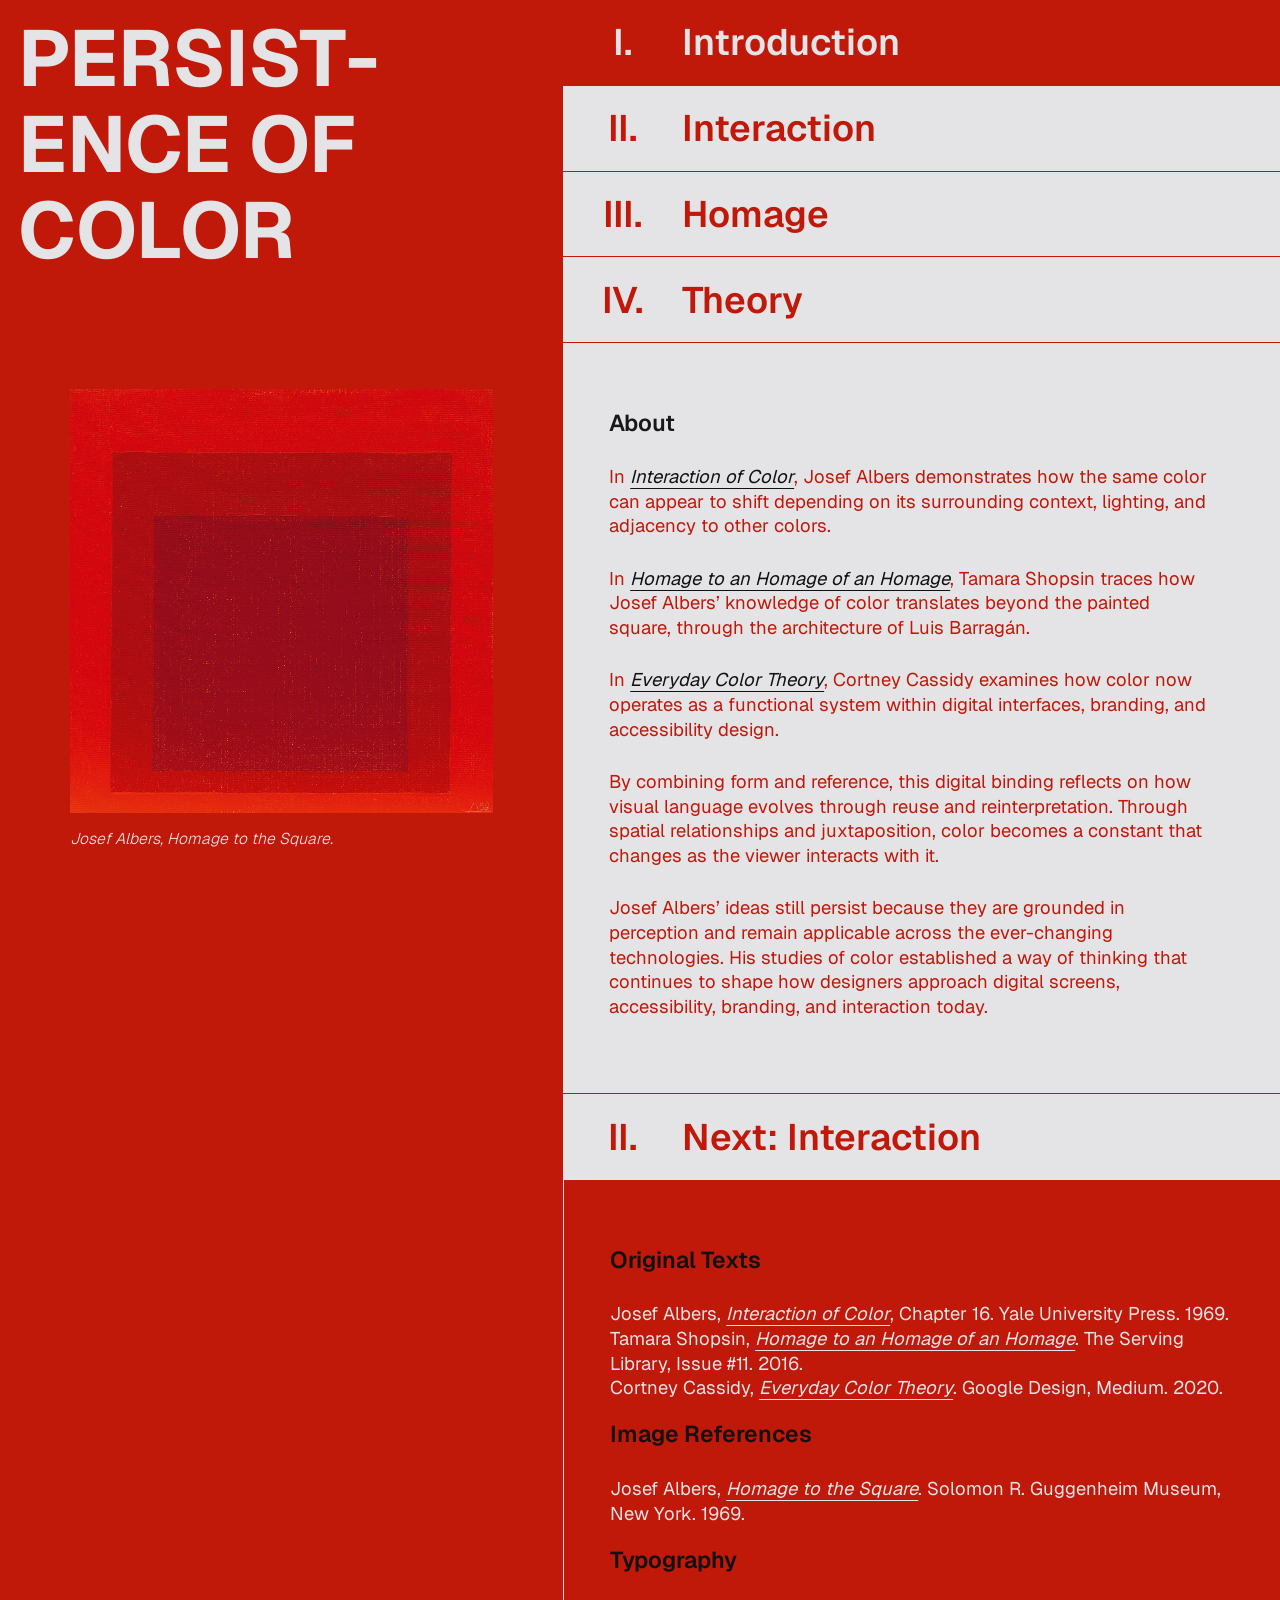
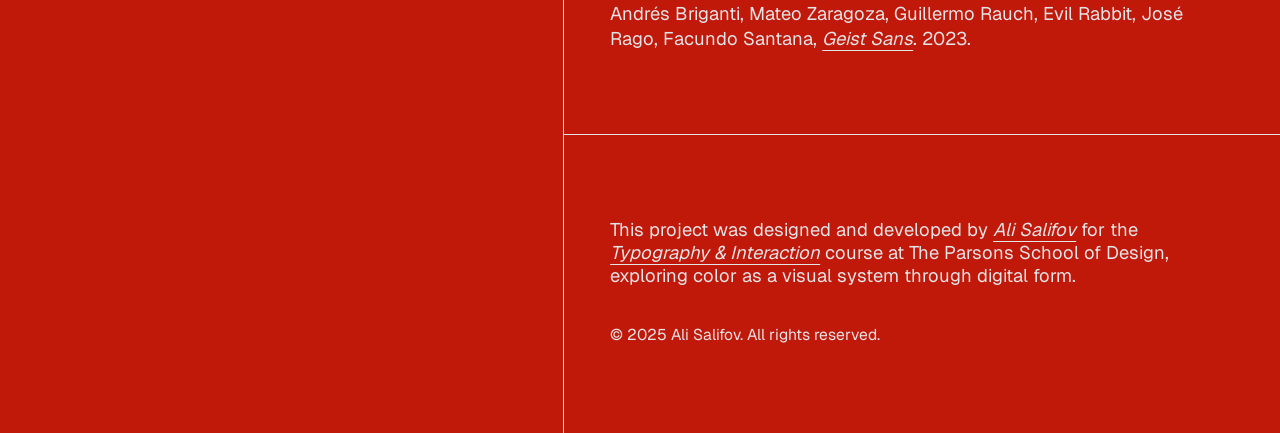
<file: persistence-of-color/index.html>
<!doctype html>
<html lang="en">
	<head>
		<meta charset="UTF-8">
		<title>Persistence of Color</title>
		<meta name="viewport" content="width=device-width, initial-scale=1">
		<meta name="description" content="Persistence of Color curates three readings on color theory by Josef Albers, Tamara Shopsin, and Cortney Cassidy as a digital binding, exploring how color operates across painting, architecture, and interface design.">
		<link rel="canonical" href="https://ali001.com/persistence-of-color/">
		<meta property="og:type" content="website">
		<meta property="og:title" content="Persistence of Color">
		<meta property="og:description" content="Three readings on color theory by Josef Albers, Tamara Shopsin, and Cortney Cassidy, curated as a digital binding.">
		<meta property="og:url" content="https://ali001.com/persistence-of-color/">
		<!-- using CSS layers -->
		<style>
			@import 'reset.css' layer(reset);
			@import 'common.css' layer(common);
		</style>
	</head>
	<body id="top">
		<!-- section 1, cover -->
		<figure>
			<div class="cover">
				<a href="#top">
					<img src="assets/albers-square.jpg" alt="Abstract painting of nested squares in contrasting red tones.">
				</a>
				<figcaption>Josef Albers, Homage to the Square.</figcaption>
			</div>
		</figure>
		<!-- section 2, title -->
		<header>
			<a href="#top">
				<h1>
					<!-- using &shy; to hyphenate word, from mdn: https://developer.mozilla.org/en-US/docs/Web/CSS/Reference/Properties/hyphens -->
					<span>Persist&shy;ence</span>
					<span>of</span>
					<span>Color</span>
				</h1>
			</a>
		</header>
		<!-- section 3, navigation -->
		<nav class="top-nav">
			<ol>
				<li>
					<a href="#introduction" id="active-link-home">
						<p class="index">I.</p>
						<p class="title">Introduction</p>
						<svg viewBox="0 0 12 12" xmlns="http://www.w3.org/2000/svg">
							<line x1="0" y1="12" x2="12" y2="0" stroke="currentColor"/>
						</svg>
					</a>
				</li>
				<li>
					<a href="interaction-of-color">
						<p class="index">II.</p>
						<p class="title">Interaction</p>
						<svg viewBox="0 0 12 12" xmlns="http://www.w3.org/2000/svg">
							<line x1="0" y1="12" x2="12" y2="0" stroke="currentColor"/>
						</svg>
					</a>
				</li>
				<li>
					<a href="homage-to-an-homage-of-an-homage">
						<p class="index">III.</p>
						<!-- maybe use breakpoints here for longer titles? idk -->
						<p class="title">Homage</p>
						<svg viewBox="0 0 12 12" xmlns="http://www.w3.org/2000/svg">
							<line x1="0" y1="12" x2="12" y2="0" stroke="currentColor"/>
						</svg>
					</a>
				</li>
				<li>
					<a href="everyday-color-theory">
						<p class="index">IV.</p>
						<p class="title">Theory</p>
						<svg viewBox="0 0 12 12" xmlns="http://www.w3.org/2000/svg">
							<line x1="0" y1="12" x2="12" y2="0" stroke="currentColor"/>
						</svg>
					</a>
				</li>
			</ol>
		</nav>
		<!-- section 4, main content -->
		<main>
			<article id="introduction">
				<h2>About</h2>
				<p>In <a href="interaction-of-color" id="interaction-link">Interaction of Color</a>, Josef Albers demonstrates how the same color can appear to shift depending on its surrounding context, lighting, and adjacency to other colors.</p>
				<p>In <a href="homage-to-an-homage-of-an-homage" id="homage-link"">Homage to an Homage of an Homage</a>, Tamara Shopsin traces how Josef Albers’ knowledge of color translates beyond the painted square, through the architecture of Luis Barragán.</p>
				<p>In <a href="everyday-color-theory" id="theory-link">Everyday Color Theory</a>, Cortney Cassidy examines how color now operates as a functional system within digital interfaces, branding, and accessibility design.</p>
				<p>By combining form and reference, this digital binding reflects on how visual language evolves through reuse and reinterpretation. Through spatial relationships and juxtaposition, color becomes a constant that changes as the viewer interacts with it.</p>
				<p>Josef Albers’ ideas still persist because they are grounded in perception and remain applicable across the ever-changing technologies. His studies of color established a way of thinking that continues to shape how designers approach digital screens, accessibility, branding, and interaction today.</p>
			</article>
			<a href="interaction-of-color" class="next-button">
				<p class="index-button">II.</p>
				<p class="title-button">Next: Interaction</p>
				<svg viewBox="0 0 12 12" xmlns="http://www.w3.org/2000/svg">
					<line x1="0" y1="12" x2="12" y2="0" stroke="currentColor"/>
				</svg>
			</a>
			<article id="colophon">
				<h2>Original Texts</h2>
				<ul>
					<li>
						Josef Albers, <a href="https://archive.org/details/interaction-of-color-50th-anniversary-edition/page/38/mode/2up">Interaction of Color</a>, Chapter 16. Yale University Press. 1969.
					</li>
					<li>
						Tamara Shopsin, <a href="https://www.servinglibrary.org/journal/11/homage-to-an-homage-of-an-homage">Homage to an Homage of an Homage</a>. The Serving Library, Issue #11. 2016.
					</li>
					<li>
						Cortney Cassidy, <a href="https://medium.com/google-design/everyday-color-theory-59c1ca0770cb">Everyday Color Theory</a>. Google Design, Medium. 2020.
					</li>
				</ul>
				<h2>Image References</h2>
				<ul>
					<li>
						Josef Albers, <a href="https://www.guggenheim.org/artwork/181">Homage to the Square</a>. Solomon R. Guggenheim Museum, New York. 1969.
					</li>
				</ul>
				<h2>Typography</h2>
				<ul>
					<li>
						Andrés Briganti, Mateo Zaragoza, Guillermo Rauch, Evil Rabbit, José Rago, Facundo Santana, <a href="https://fonts.google.com/specimen/Geist">Geist Sans</a>. 2023.
					</li>
				</ul>
			</article>
			<!-- section 5, footer -->
			<footer>
				<p>This project was designed and developed by <a href="https://ali001.com">Ali Salifov</a> for the <a href="https://typography-interaction-2526.github.io/">Typography & Interaction</a> course at The Parsons School of Design, exploring color as a visual system through digital form.</p>
				<p id="credit">© 2025 Ali Salifov. All rights reserved.</p>
			</footer>
		</main>
	</body>
</html>
</file>
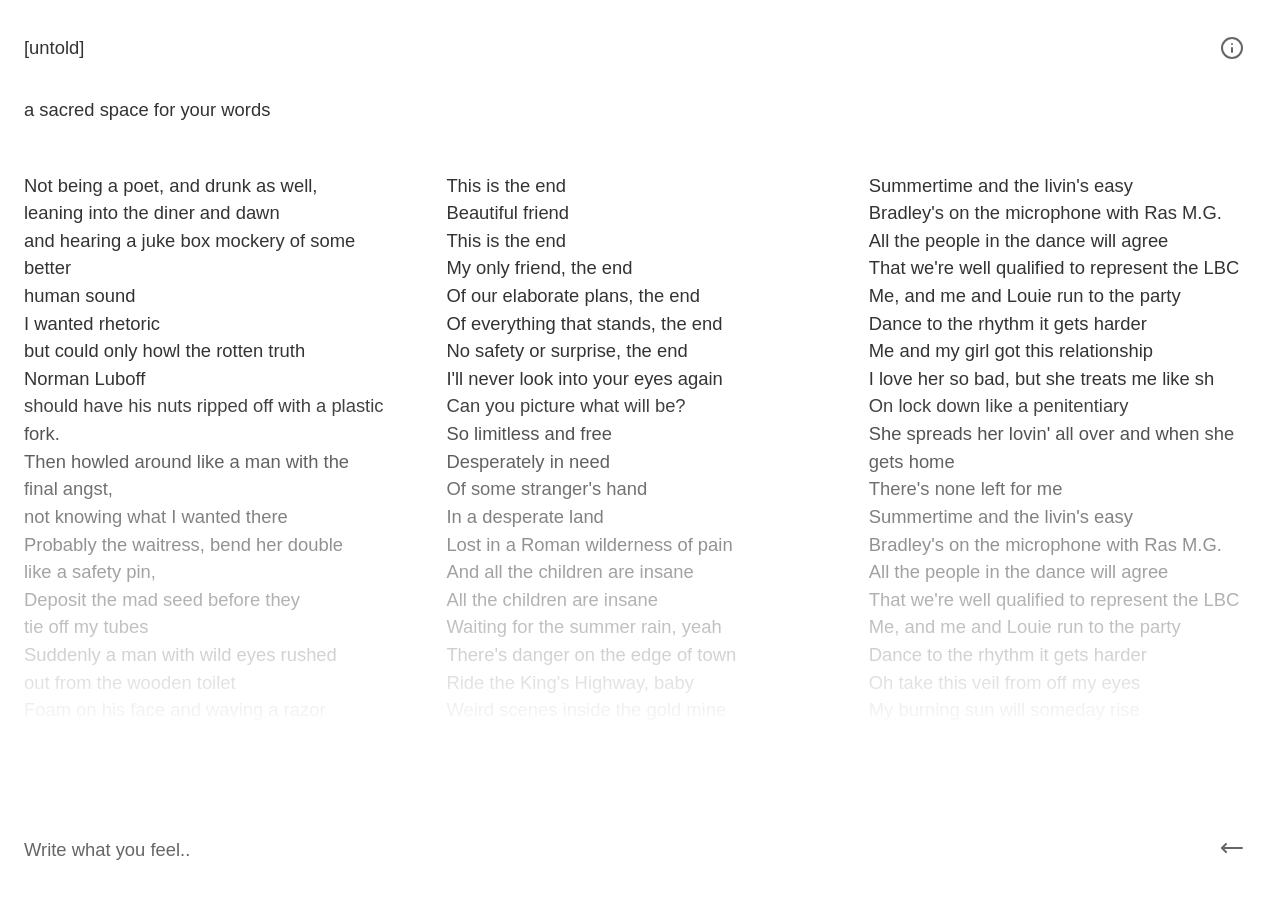
<file: untold/index.html>
<html lang="en">
	<head>
		<title>[untold]</title>
		<meta name="viewport" content="width=device-width, initial-scale=1">
		<meta charset="utf-8">
		<meta name="description" content="[untold] is a dedicated space for your creative writing, whether it's poetry, lyrics or anything in between. type something into the box at the bottom and press the arrow to save it. tap any piece to read, edit or delete it.">
		<link rel="canonical" href="https://ali001.com/untold/">
		<meta property="og:type" content="website">
		<meta property="og:title" content="[untold]">
		<meta property="og:description" content="A dedicated space for your creative writing, whether it's poetry, lyrics or anything in between.">
		<meta property="og:url" content="https://ali001.com/untold/">
		<meta content="https://user012100.github.io/functions/assets/og-image.png" property="og:image">
		<meta content="White background with text [untold] in Helvetica Neue" property="og:image:alt">
		<meta name="twitter:card" content="summary">
		<meta name="twitter:title" content="[untold]">
		<meta name="twitter:description" content="A dedicated space for your creative writing, whether it's poetry, lyrics or anything in between.">
		<link href="assets/favicon.ico" rel="icon" sizes="any">
		<link href="assets/apple-touch-icon.png" rel="apple-touch-icon">
		<link href="reset.css" rel="stylesheet">
		<link href="style.css" rel="stylesheet">
		<script defer src="script.js"></script>
	</head>
	<body>
		<header>
			<h1>[untold]</h1>
			<button id="info"><svg xmlns="http://www.w3.org/2000/svg" width="24" height="24" viewBox="0 0 24 24" fill="none" stroke="currentColor" stroke-width="2" stroke-linecap="round" stroke-linejoin="round" class="lucide lucide-info-icon lucide-info"><circle cx="12" cy="12" r="10"/><path d="M12 16v-4"/><path d="M12 8h.01"/></svg></button>
		</header>
		<h2>a sacred space for your words</h2>
		<section id="poems" class="hidden"></section>
		<!-- container for random poems (to display all of them on bigger screens) -->
		<!-- nvm i made it in js instead -->
		<!-- <section id="random-poems-container" class="hidden">
			<section class="random-poem"></section>
			<section class="random-poem"></section>
			<section class="random-poem"></section>
			<section class="random-poem"></section>
		</section> -->
		<form id="poem-form">
			<!-- <input id="poem-title" placeholder="Title..."></input> -->
			<textarea id="poem-text"></textarea>
			<!-- 
				Write what you feel…
				Write what you hear…
				Write what you see…
				Write what’s on your mind…
				Write what lingers…
				Write what won’t leave you alone…
				Write what you can’t say out loud…
				*i need a function that will cycle thru these and also animate the ellipsis for each one*
			-->
				<!-- svg from https://lucide.dev/ -->
			<button id="submit" type="submit"><svg xmlns="http://www.w3.org/2000/svg" width="24" height="24" viewBox="0 0 24 24" fill="none" stroke="currentColor" stroke-width="2" stroke-linecap="round" stroke-linejoin="round"><path d="M6 8L2 12L6 16"/><path d="M2 12H22"/></svg></button>
		</form>
		<section id="modal" class="hidden">
			<section id="modal-text-container">
				<textarea id="modal-text" placeholder="Not feeling it?"></textarea>
			</section>
			<section id="modal-buttons">
				<button id="delete"><svg xmlns="http://www.w3.org/2000/svg" width="24" height="24" viewBox="0 0 24 24" fill="none" stroke="currentColor" stroke-width="2" stroke-linecap="round" stroke-linejoin="round" class="lucide lucide-trash-icon lucide-trash"><path d="M19 6v14a2 2 0 0 1-2 2H7a2 2 0 0 1-2-2V6"/><path d="M3 6h18"/><path d="M8 6V4a2 2 0 0 1 2-2h4a2 2 0 0 1 2 2v2"/></svg></button>
				<button id="save"><svg xmlns="http://www.w3.org/2000/svg" width="24" height="24" viewBox="0 0 24 24" fill="none" stroke="currentColor" stroke-width="2" stroke-linecap="round" stroke-linejoin="round" class="lucide lucide-check-icon lucide-check"><path d="M20 6 9 17l-5-5"/></svg></button>
			</section>
		</section>
		<section id="info-modal" class="hidden">
			<button id="info-close"><svg xmlns="http://www.w3.org/2000/svg" width="24" height="24" viewBox="0 0 24 24" fill="none" stroke="currentColor" stroke-width="2" stroke-linecap="round" stroke-linejoin="round" class="lucide lucide-x-icon lucide-x"><path d="M18 6 6 18"/><path d="m6 6 12 12"/></svg></button>
			<p>[untold] is a dedicated space for your creative writing, whether it's poetry, lyrics or anything in between.<br><br>type something into the box at the bottom and press the arrow to save it. tap any piece to read, edit or delete it.</p>
		</section>
	</body>
</html>
</file>
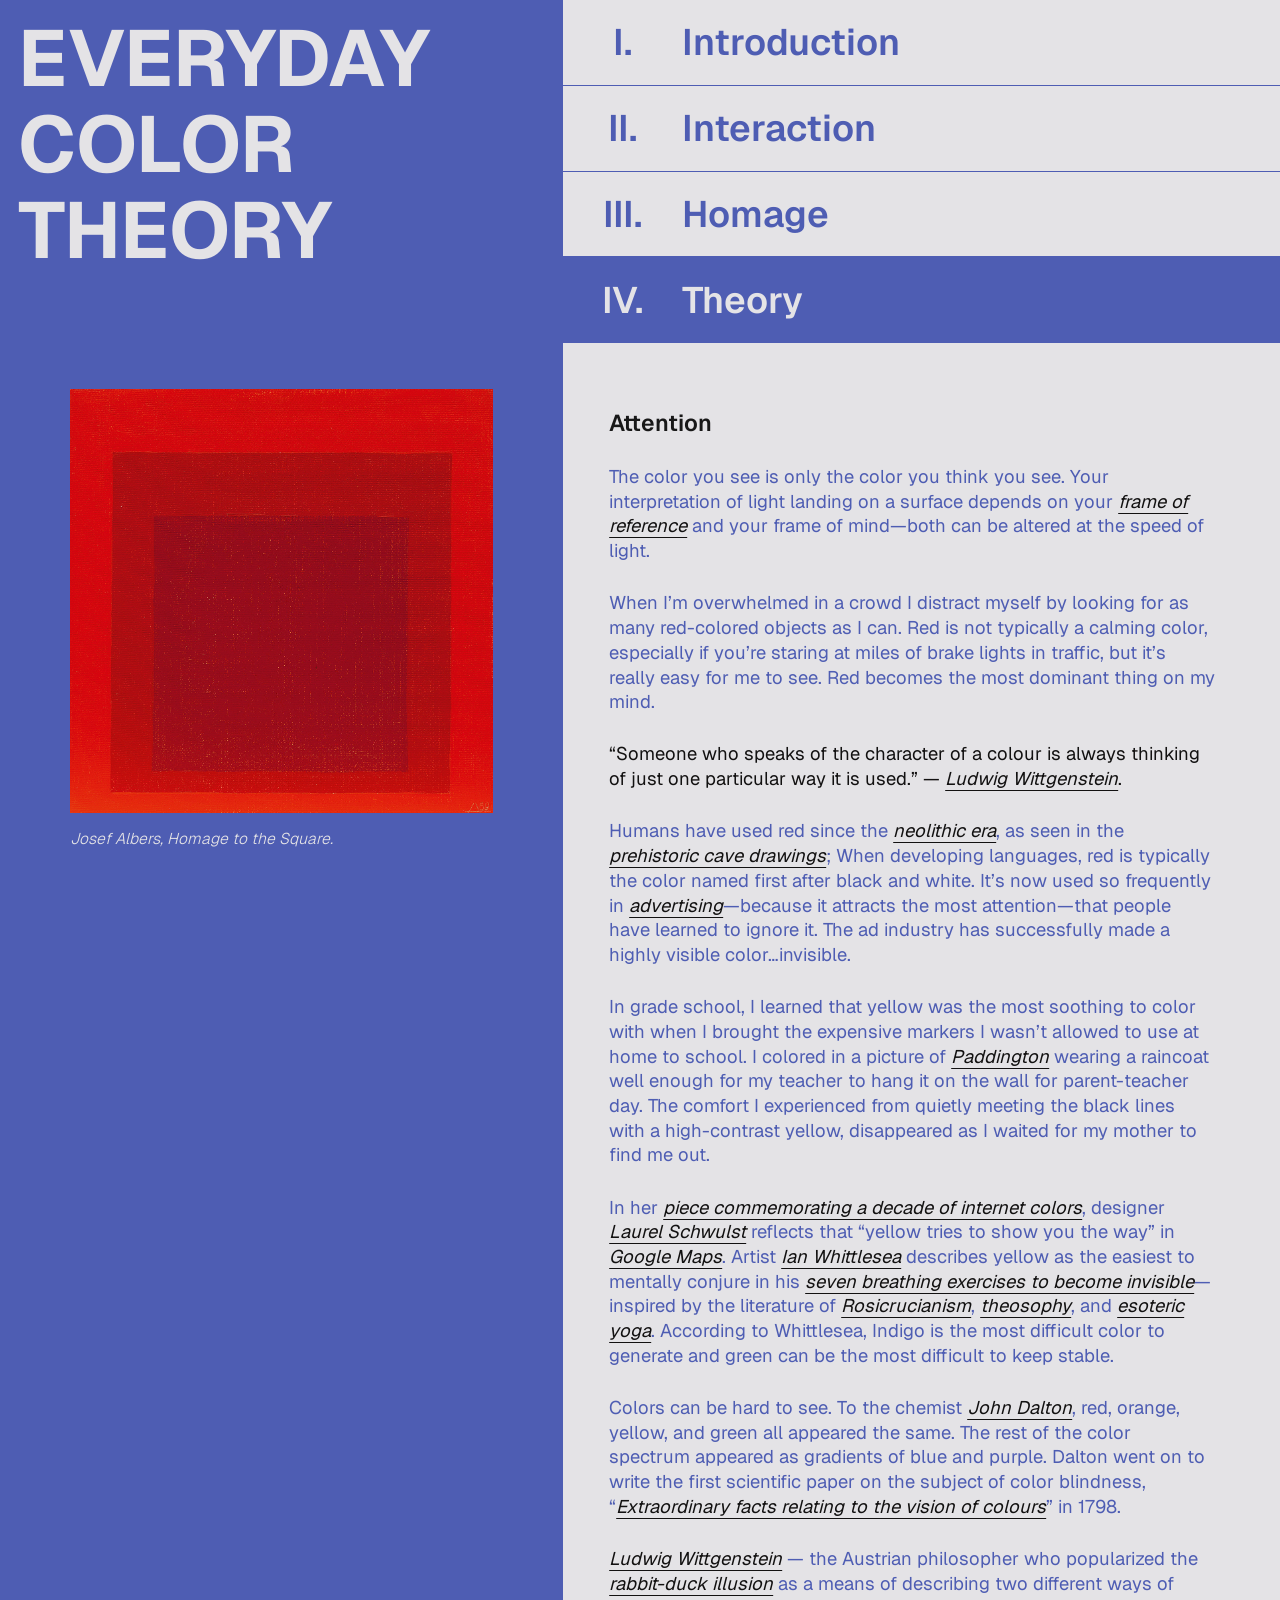
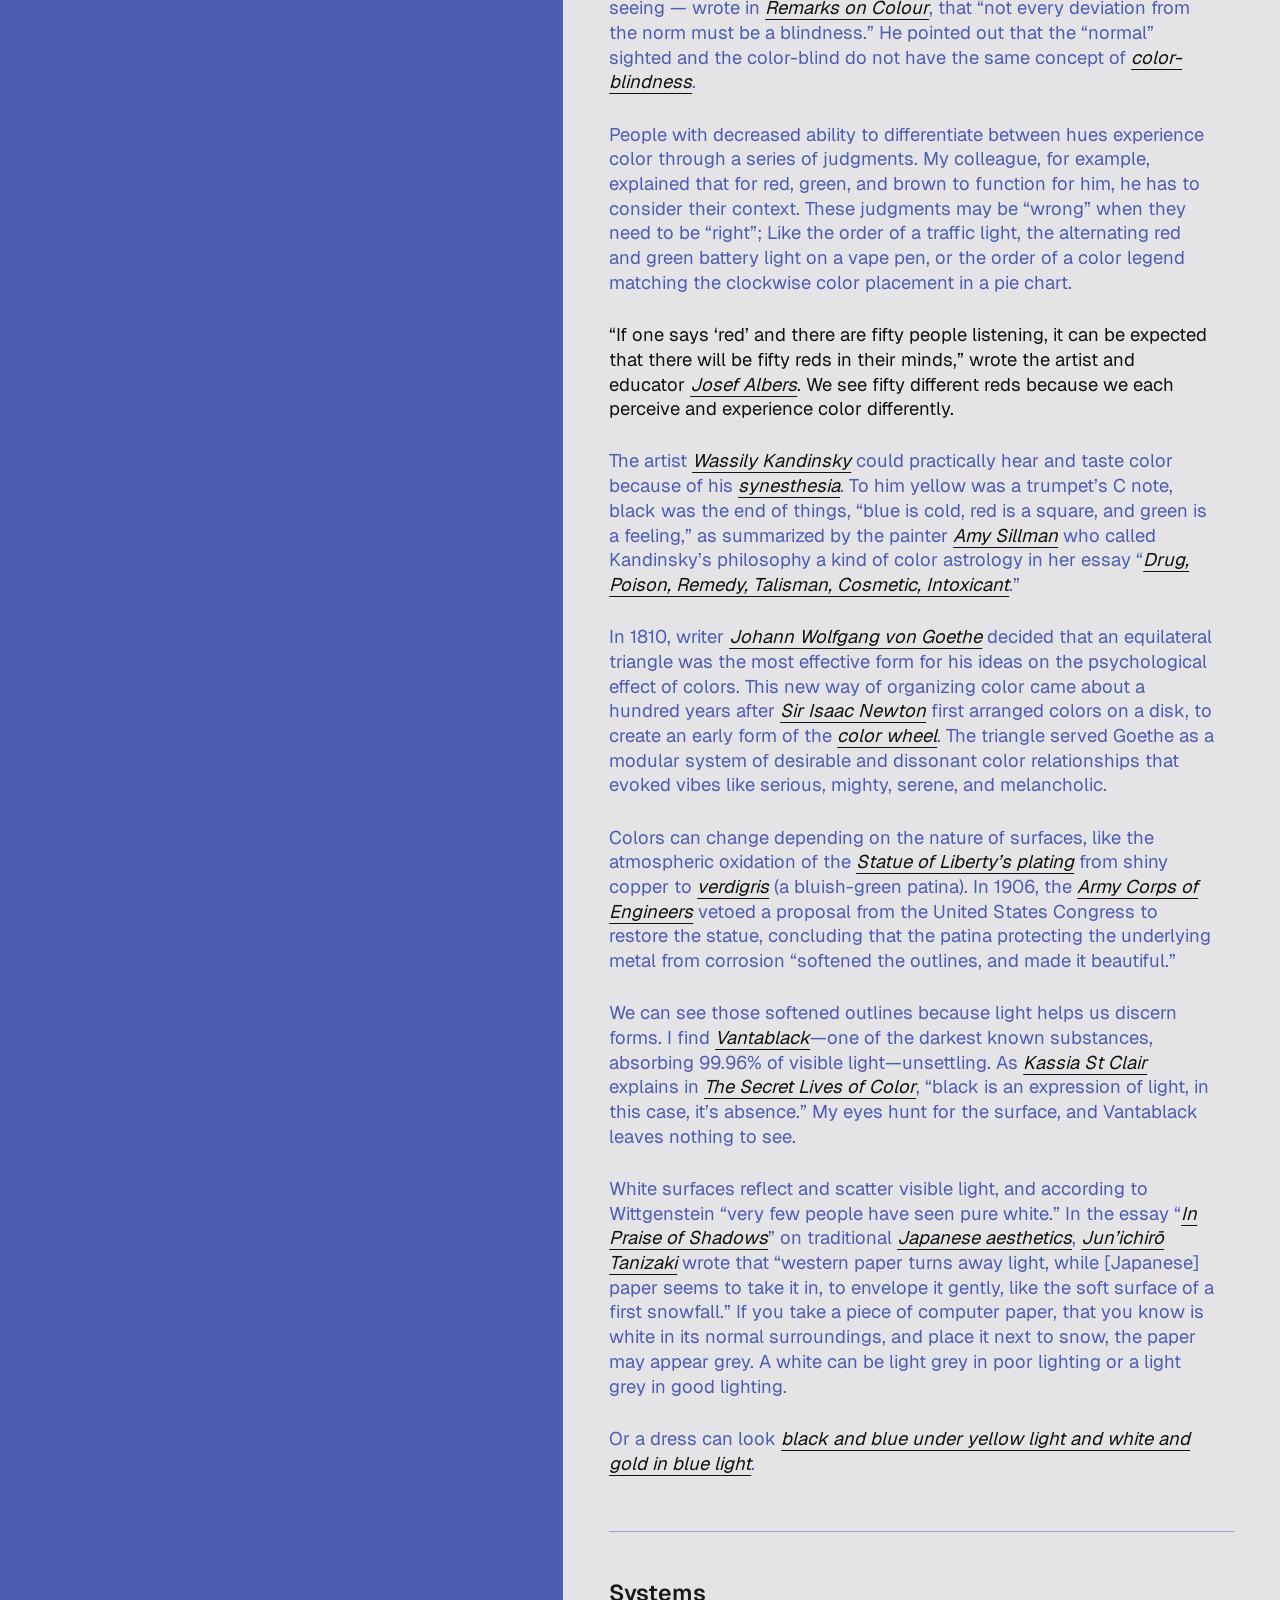
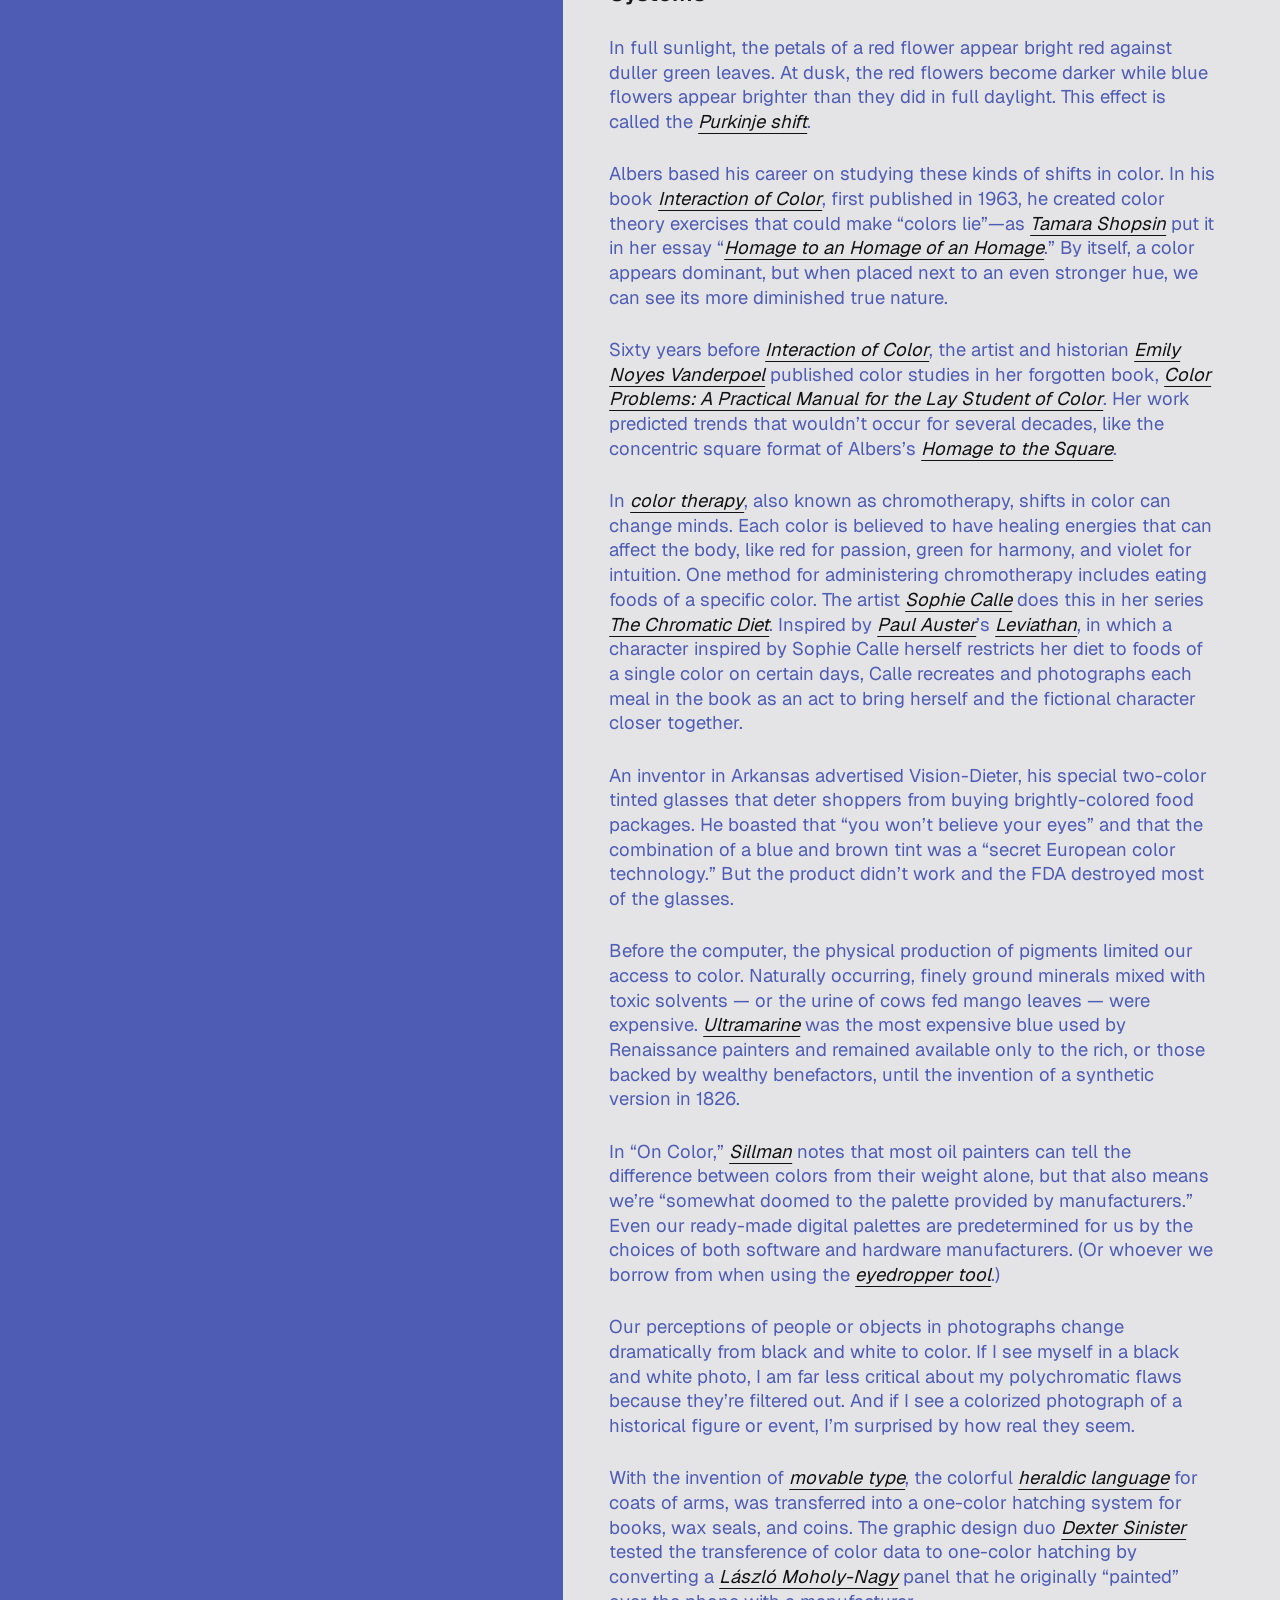
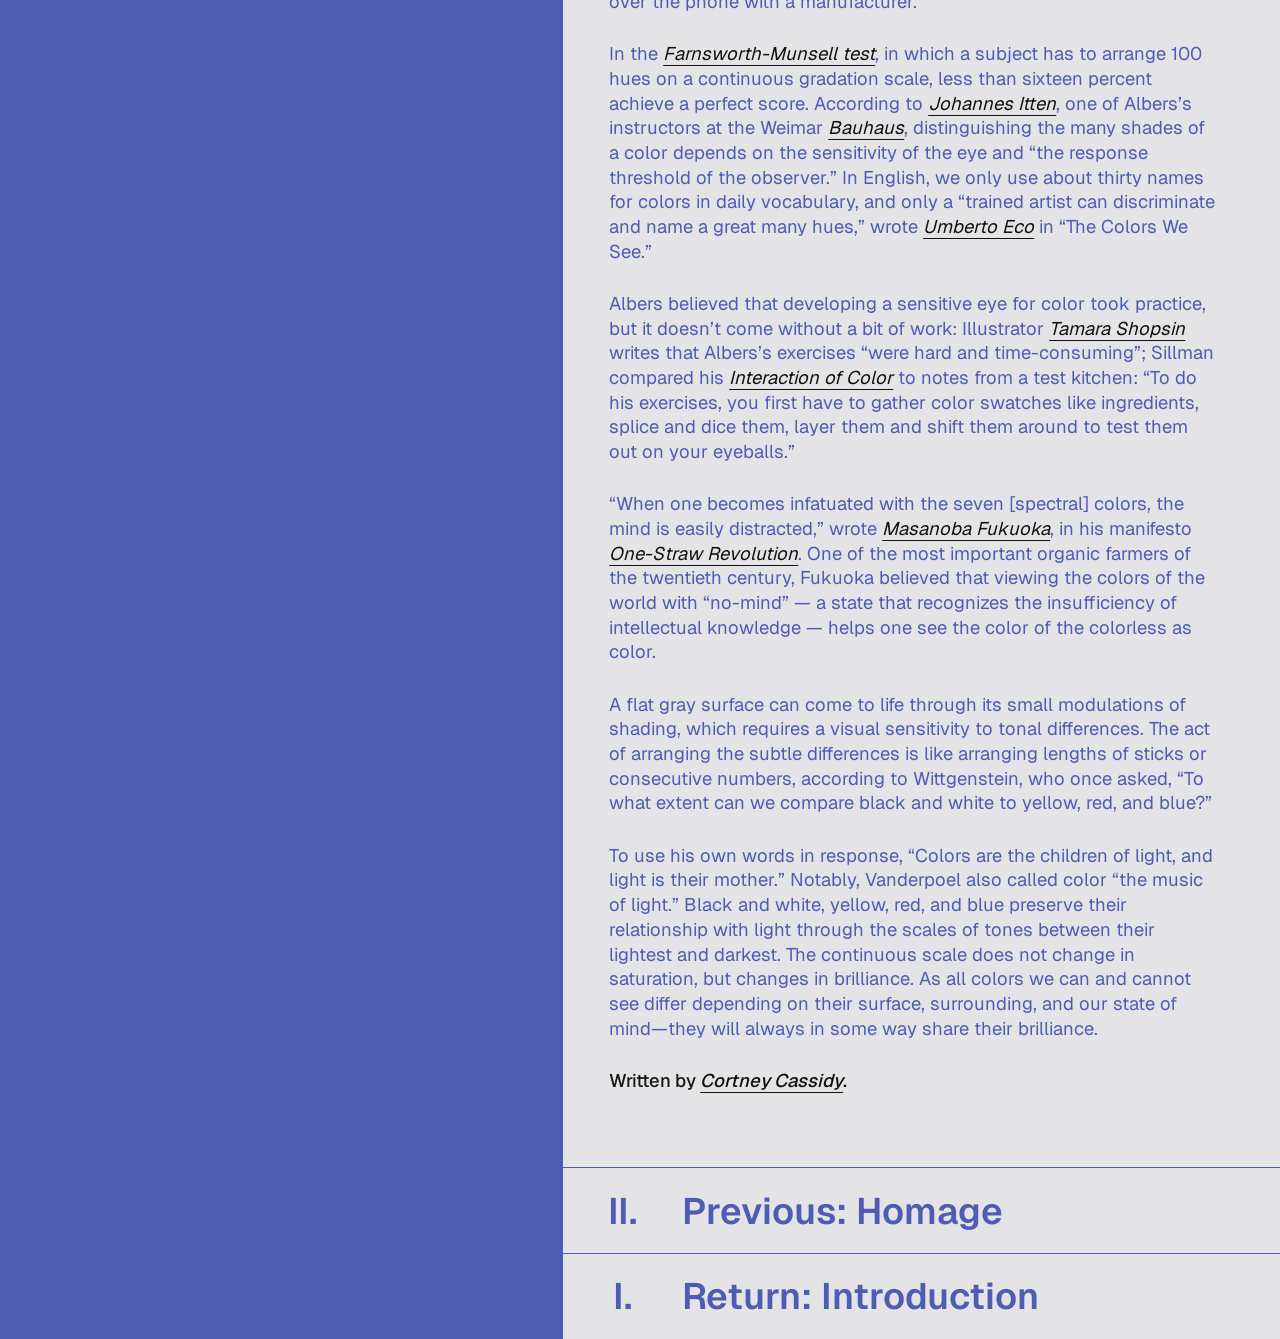
<file: persistence-of-color/everyday-color-theory/index.html>
<!doctype html>
<html lang="en">
	<head>
		<meta charset="UTF-8">
		<title>Everyday Color Theory</title>
		<meta name="viewport" content="width=device-width, initial-scale=1">
		<meta name="description" content="Cortney Cassidy examines how color now operates as a functional system within digital interfaces, branding, and accessibility design. Part of the Persistence of Color digital binding.">
		<link rel="canonical" href="https://ali001.com/persistence-of-color/everyday-color-theory/">
		<meta property="og:type" content="article">
		<meta property="og:title" content="Everyday Color Theory">
		<meta property="og:description" content="Cortney Cassidy examines how color now operates as a functional system within digital interfaces, branding, and accessibility design.">
		<meta property="og:url" content="https://ali001.com/persistence-of-color/everyday-color-theory/">
		<!-- using CSS layers -->
		<style>
			@import '../reset.css' layer(reset);
			@import '../common.css' layer(common);
			@import 'style.css' layer(page);
		</style>
	</head>
	<body id="top">
		<!-- section 1, cover -->
		<figure>
			<div class="cover">
				<a href="../">
					<img src="../assets/albers-square.jpg" alt="Abstract painting of nested squares in contrasting red tones.">
				</a>
				<figcaption>Josef Albers, Homage to the Square.</figcaption>
			</div>
		</figure>
		<!-- section 2, title -->
		<header>
			<a href="#top">
				<h1>
					<span>Everyday</span>
					<span>Color</span>
					<span>Theory</span>
				</h1>
			</a>
		</header>
		<!-- section 3, navigation -->
		<nav class="top-nav">
			<ol>
				<li>
					<a href="../">
						<p class="index">I.</p>
						<p class="title">Introduction</p>
						<svg viewBox="0 0 12 12" xmlns="http://www.w3.org/2000/svg">
							<line x1="0" y1="12" x2="12" y2="0" stroke="currentColor"/>
						</svg>
					</a>
				</li>
				<li>
					<a href="../interaction-of-color">
						<p class="index">II.</p>
						<p class="title">Interaction</p>
						<svg viewBox="0 0 12 12" xmlns="http://www.w3.org/2000/svg">
							<line x1="0" y1="12" x2="12" y2="0" stroke="currentColor"/>
						</svg>
					</a>
				</li>
				<li>
					<a href="../homage-to-an-homage-of-an-homage">
						<p class="index">III.</p>
						<!-- maybe use breakpoints here for longer titles? idk -->
						<p class="title">Homage</p>
						<svg viewBox="0 0 12 12" xmlns="http://www.w3.org/2000/svg">
							<line x1="0" y1="12" x2="12" y2="0" stroke="currentColor"/>
						</svg>
					</a>
				</li>
				<li>
					<a href="#everyday-color-theory" id="active-link">
						<p class="index">IV.</p>
						<p class="title">Theory</p>
						<svg viewBox="0 0 12 12" xmlns="http://www.w3.org/2000/svg">
							<line x1="0" y1="12" x2="12" y2="0" stroke="currentColor"/>
						</svg>
					</a>
				</li>
			</ol>
		</nav>
		<!-- section 4, main content -->
		<main>
			<article id="everyday-color-theory">
				<h2>Attention</h2>
				<p>
					The color you see is only the color you think you see. Your interpretation of light landing on a surface depends on your <a href="https://en.wikipedia.org/wiki/Frame_of_reference">frame of reference</a> and your frame of mind—both can be altered at the speed of light.
				</p>
				<p>
					When I’m overwhelmed in a crowd I distract myself by looking for as many red-colored objects as I can. Red is not typically a calming color, especially if you’re staring at miles of brake lights in traffic, but it’s really easy for me to see. Red becomes the most dominant thing on my mind.
				</p>

				<section>
					<p>
						“Someone who speaks of the character of a colour is always thinking of just one particular way it is used.” — <a href="https://en.wikipedia.org/wiki/Ludwig_Wittgenstein">Ludwig Wittgenstein</a>.
					</p>
				</section>

				<p>
					Humans have used red since the <a href="https://en.wikipedia.org/wiki/Neolithic">neolithic era</a>, as seen in the <a href="https://en.wikipedia.org/wiki/Cave_painting">prehistoric cave drawings</a>; When developing languages, red is typically the color named first after black and white. It’s now used so frequently in <a href="https://en.wikipedia.org/wiki/Advertising">advertising</a>—because it attracts the most attention—that people have learned to ignore it. The ad industry has successfully made a highly visible color…invisible.
				</p>
				<p>
					In grade school, I learned that yellow was the most soothing to color with when I brought the expensive markers I wasn’t allowed to use at home to school. I colored in a picture of <a href="https://en.wikipedia.org/wiki/Paddington_Bear">Paddington</a> wearing a raincoat well enough for my teacher to hang it on the wall for parent-teacher day. The comfort I experienced from quietly meeting the black lines with a high-contrast yellow, disappeared as I waited for my mother to find me out.
				</p>
				<p>
					In her <a href="https://laurelschwulst.com/e/decade-in-the-internet/">piece commemorating a decade of internet colors</a>, designer <a href="https://www.variationsonnoise.com/laurel-schwulst.html">Laurel Schwulst</a> reflects that “yellow tries to show you the way” in <a href="https://www.google.com/maps">Google Maps</a>. Artist <a href="https://www.ianwhittlesea.net/">Ian Whittlesea</a> describes yellow as the easiest to mentally conjure in his <a href="https://londonbookarts.org/en-us/products/becoming-invisible-by-ian-whittlesea">seven breathing exercises to become invisible</a>—inspired by the literature of <a href="https://en.wikipedia.org/wiki/Rosicrucianism">Rosicrucianism</a>, <a href="https://en.wikipedia.org/wiki/Theosophy">theosophy</a>, and <a href="https://en.wikipedia.org/wiki/Yoga#Varieties_and_schools">esoteric yoga</a>. According to Whittlesea, Indigo is the most difficult color to generate and green can be the most difficult to keep stable.
				</p>
				<p>
					Colors can be hard to see. To the chemist <a href="https://en.wikipedia.org/wiki/John_Dalton">John Dalton</a>, red, orange, yellow, and green all appeared the same. The rest of the color spectrum appeared as gradients of blue and purple. Dalton went on to write the first scientific paper on the subject of color blindness, “<a href="https://digital.sciencehistory.org/works/fb4949523">Extraordinary facts relating to the vision of colours</a>” in 1798.
				</p>
				<p>
					<a href="https://en.wikipedia.org/wiki/Ludwig_Wittgenstein">Ludwig Wittgenstein</a> — the Austrian philosopher who popularized the <a href="https://en.wikipedia.org/wiki/Rabbit%E2%80%93duck_illusion">rabbit-duck illusion</a> as a means of describing two different ways of seeing — wrote in <a href="https://en.wikipedia.org/wiki/Remarks_on_Colour">Remarks on Colour</a>, that “not every deviation from the norm must be a blindness.” He pointed out that the “normal” sighted and the color-blind do not have the same concept of <a href="https://en.wikipedia.org/wiki/Color_blindness">color-blindness</a>.
				</p>
				<p>
					People with decreased ability to differentiate between hues experience color through a series of judgments. My colleague, for example, explained that for red, green, and brown to function for him, he has to consider their context. These judgments may be “wrong” when they need to be “right”; Like the order of a traffic light, the alternating red and green battery light on a vape pen, or the order of a color legend matching the clockwise color placement in a pie chart.
				</p>

				<section>
					<p>
						“If one says ‘red’ and there are fifty people listening, it can be expected that there will be fifty reds in their minds,” wrote the artist and educator <a href="https://albersfoundation.org/art/josef-albers/">Josef Albers</a>. We see fifty different reds because we each perceive and experience color differently.
					</p>
				</section>

				<p>
					The artist <a href="https://www.guggenheim.org/artwork/artist/wassily-kandinsky">Wassily Kandinsky</a> could practically hear and taste color because of his <a href="https://en.wikipedia.org/wiki/Synesthesia">synesthesia</a>. To him yellow was a trumpet’s C note, black was the end of things, “blue is cold, red is a square, and green is a feeling,” as summarized by the painter <a href="https://www.thomasdanegallery.com/artists/69-amy-sillman/overview/">Amy Sillman</a> who called Kandinsky’s philosophy a kind of color astrology in her essay “<a href="https://www.servinglibrary.org/journal/11/drug-poison-remedy-talisman-cosmetic-intoxicant">Drug, Poison, Remedy, Talisman, Cosmetic, Intoxicant</a>.”
				</p>
				<p>
					In 1810, writer <a href="https://en.wikipedia.org/wiki/Johann_Wolfgang_von_Goethe">Johann Wolfgang von Goethe</a> decided that an equilateral triangle was the most effective form for his ideas on the psychological effect of colors. This new way of organizing color came about a hundred years after <a href="https://en.wikipedia.org/wiki/Isaac_Newton">Sir Isaac Newton</a> first arranged colors on a disk, to create an early form of the <a href="https://en.wikipedia.org/wiki/Color_wheel">color wheel</a>. The triangle served Goethe as a modular system of desirable and dissonant color relationships that evoked vibes like serious, mighty, serene, and melancholic.
				</p>
				<p>
					Colors can change depending on the nature of surfaces, like the atmospheric oxidation of the <a href="https://www.nps.gov/stli/learn/historyculture/her-story-statue-of-liberty-color.htm">Statue of Liberty’s plating</a> from shiny copper to <a href="https://en.wikipedia.org/wiki/Verdigris">verdigris</a> (a bluish-green patina). In 1906, the <a href="https://en.wikipedia.org/wiki/United_States_Army_Corps_of_Engineers">Army Corps of Engineers</a> vetoed a proposal from the United States Congress to restore the statue, concluding that the patina protecting the underlying metal from corrosion “softened the outlines, and made it beautiful.”
				</p>
				<p>
					We can see those softened outlines because light helps us discern forms. I find <a href="https://en.wikipedia.org/wiki/Vantablack">Vantablack</a>—one of the darkest known substances, absorbing 99.96% of visible light—unsettling. As <a href="https://www.kassiastclair.com/">Kassia St Clair</a> explains in <a href="https://www.hachette.co.uk/titles/kassia-st-clair/the-secret-lives-of-colour/9781473630833/">The Secret Lives of Color</a>, “black is an expression of light, in this case, it’s absence.” My eyes hunt for the surface, and Vantablack leaves nothing to see.
				</p>
				<p>
					White surfaces reflect and scatter visible light, and according to Wittgenstein “very few people have seen pure white.” In the essay “<a href="https://en.wikipedia.org/wiki/In_Praise_of_Shadows">In Praise of Shadows</a>” on traditional <a href="https://en.wikipedia.org/wiki/Japanese_aesthetics">Japanese aesthetics</a>, <a href="https://en.wikipedia.org/wiki/Jun%27ichir%C5%8D_Tanizaki">Jun’ichirō Tanizaki</a> wrote that “western paper turns away light, while [Japanese] paper seems to take it in, to envelope it gently, like the soft surface of a first snowfall.” If you take a piece of computer paper, that you know is white in its normal surroundings, and place it next to snow, the paper may appear grey. A white can be light grey in poor lighting or a light grey in good lighting.
				</p>
				<p>
					Or a dress can look <a href="https://en.wikipedia.org/wiki/The_dress">black and blue under yellow light and white and gold in blue light</a>.
				</p>
				<div class="divider"></div>
				<h2>Systems</h2>
				<p>
					In full sunlight, the petals of a red flower appear bright red against duller green leaves. At dusk, the red flowers become darker while blue flowers appear brighter than they did in full daylight. This effect is called the <a href="https://en.wikipedia.org/wiki/Purkinje_effect">Purkinje shift</a>.
				</p>
				<p>
					Albers based his career on studying these kinds of shifts in color. In his book <a href="https://interactionofcolor.com/">Interaction of Color</a>, first published in 1963, he created color theory exercises that could make “colors lie”—as <a href="https://tamarashopsin.com/">Tamara Shopsin</a> put it in her essay “<a href="https://www.servinglibrary.org/journal/11/homage-to-an-homage-of-an-homage">Homage to an Homage of an Homage</a>.” By itself, a color appears dominant, but when placed next to an even stronger hue, we can see its more diminished true nature.
				</p>
				<p>
					Sixty years before <a href="https://yalebooks.yale.edu/book/9780300179354/interaction-of-color/">Interaction of Color</a>, the artist and historian <a href="https://en.wikipedia.org/wiki/Emily_Noyes_Vanderpoel">Emily Noyes Vanderpoel</a> published color studies in her forgotten book, <a href="https://archive.org/details/colorproblems00vandrich">Color Problems: A Practical Manual for the Lay Student of Color</a>. Her work predicted trends that wouldn’t occur for several decades, like the concentric square format of Albers’s <a href="https://albersfoundation.org/art/josef-albers/paintings/homage-to-the-square/">Homage to the Square</a>.
				</p>
				<p>
					In <a href="https://en.wikipedia.org/wiki/Color_therapy">color therapy</a>, also known as chromotherapy, shifts in color can change minds. Each color is believed to have healing energies that can affect the body, like red for passion, green for harmony, and violet for intuition. One method for administering chromotherapy includes eating foods of a specific color. The artist <a href="https://www.perrotin.com/artists/Sophie_Calle/1">Sophie Calle</a> does this in her series <a href="https://www.tate.org.uk/art/artworks/calle-the-chromatic-diet-t14032">The Chromatic Diet</a>. Inspired by <a href="https://en.wikipedia.org/wiki/Paul_Auster">Paul Auster</a>’s <a href="https://us.macmillan.com/books/9780312429560/leviathan">Leviathan</a>, in which a character inspired by Sophie Calle herself restricts her diet to foods of a single color on certain days, Calle recreates and photographs each meal in the book as an act to bring herself and the fictional character closer together.
				</p>
				<p>
					An inventor in Arkansas advertised Vision-Dieter, his special two-color tinted glasses that deter shoppers from buying brightly-colored food packages. He boasted that “you won’t believe your eyes” and that the combination of a blue and brown tint was a “secret European color technology.” But the product didn’t work and the FDA destroyed most of the glasses.
				</p>
				<p>
					Before the computer, the physical production of pigments limited our access to color. Naturally occurring, finely ground minerals mixed with toxic solvents — or the urine of cows fed mango leaves — were expensive. <a href="https://en.wikipedia.org/wiki/Ultramarine">Ultramarine</a> was the most expensive blue used by Renaissance painters and remained available only to the rich, or those backed by wealthy benefactors, until the invention of a synthetic version in 1826.
				</p>
				<p>
					In “On Color,” <a href="https://www.thomasdanegallery.com/artists/69-amy-sillman/overview/">Sillman</a> notes that most oil painters can tell the difference between colors from their weight alone, but that also means we’re “somewhat doomed to the palette provided by manufacturers.” Even our ready-made digital palettes are predetermined for us by the choices of both software and hardware manufacturers. (Or whoever we borrow from when using the <a href="https://en.wikipedia.org/wiki/Eyedropper_tool">eyedropper tool</a>.)
				</p>
				<p>
					Our perceptions of people or objects in photographs change dramatically from black and white to color. If I see myself in a black and white photo, I am far less critical about my polychromatic flaws because they’re filtered out. And if I see a colorized photograph of a historical figure or event, I’m surprised by how real they seem.
				</p>
				<p>
					With the invention of <a href="https://en.wikipedia.org/wiki/Movable_type">movable type</a>, the colorful <a href="https://en.wikipedia.org/wiki/Heraldry">heraldic language</a> for coats of arms, was transferred into a one-color hatching system for books, wax seals, and coins. The graphic design duo <a href="http://dextersinister.org/">Dexter Sinister</a> tested the transference of color data to one-color hatching by converting a <a href="https://www.moma.org/artists/4013">László Moholy-Nagy</a> panel that he originally “painted” over the phone with a manufacturer.
				</p>
				<p>
					In the <a href="https://www.xrite.com/hue-test">Farnsworth-Munsell test</a>, in which a subject has to arrange 100 hues on a continuous gradation scale, less than sixteen percent achieve a perfect score. According to <a href="https://en.wikipedia.org/wiki/Johannes_Itten">Johannes Itten</a>, one of Albers’s instructors at the Weimar <a href="https://en.wikipedia.org/wiki/Bauhaus">Bauhaus</a>, distinguishing the many shades of a color depends on the sensitivity of the eye and “the response threshold of the observer.” In English, we only use about thirty names for colors in daily vocabulary, and only a “trained artist can discriminate and name a great many hues,” wrote <a href="https://www.servinglibrary.org/journal/11/the-colors-we-see">Umberto Eco</a> in “The Colors We See.”
				</p>
				<p>
					Albers believed that developing a sensitive eye for color took practice, but it doesn’t come without a bit of work: Illustrator <a href="https://tamarashopsin.com/">Tamara Shopsin</a> writes that Albers’s exercises “were hard and time-consuming”; Sillman compared his <a href="https://yalebooks.yale.edu/book/9780300179354/interaction-of-color/">Interaction of Color</a> to notes from a test kitchen: “To do his exercises, you first have to gather color swatches like ingredients, splice and dice them, layer them and shift them around to test them out on your eyeballs.”
				</p>
				<p>
					“When one becomes infatuated with the seven [spectral] colors, the mind is easily distracted,” wrote <a href="https://en.wikipedia.org/wiki/Masanobu_Fukuoka">Masanoba Fukuoka</a>, in his manifesto <a href="https://www.nybooks.com/collections/one-straw-revolution/">One-Straw Revolution</a>. One of the most important organic farmers of the twentieth century, Fukuoka believed that viewing the colors of the world with “no-mind” — a state that recognizes the insufficiency of intellectual knowledge — helps one see the color of the colorless as color.
				</p>
				<p>
					A flat gray surface can come to life through its small modulations of shading, which requires a visual sensitivity to tonal differences. The act of arranging the subtle differences is like arranging lengths of sticks or consecutive numbers, according to Wittgenstein, who once asked, “To what extent can we compare black and white to yellow, red, and blue?”
				</p>
				<p>
					To use his own words in response, “Colors are the children of light, and light is their mother.” Notably, Vanderpoel also called color “the music of light.” Black and white, yellow, red, and blue preserve their relationship with light through the scales of tones between their lightest and darkest. The continuous scale does not change in saturation, but changes in brilliance. As all colors we can and cannot see differ depending on their surface, surrounding, and our state of mind—they will always in some way share their brilliance.
				</p>
				<p id="author">Written by <a href="https://cortneycassidy.com/">Cortney Cassidy</a>.</p>
			</article>
		</main>
		<nav class="bottom-nav">
			<ol>
				<li>
					<a href="../homage-to-an-homage-of-an-homage">
						<p class="index">II.</p>
						<p class="title">Previous: Homage</p>
						<svg viewBox="0 0 12 12" xmlns="http://www.w3.org/2000/svg">
							<line x1="0" y1="12" x2="12" y2="0" stroke="currentColor"/>
						</svg>
					</a>
				</li>
				<li>
					<a href="../">
						<p class="index">I.</p>
						<p class="title">Return: Introduction</p>
						<svg viewBox="0 0 12 12" xmlns="http://www.w3.org/2000/svg">
							<line x1="0" y1="12" x2="12" y2="0" stroke="currentColor"/>
						</svg>
					</a>
				</li>
			</ol>
		</nav>
	</body>
</html>
</file>
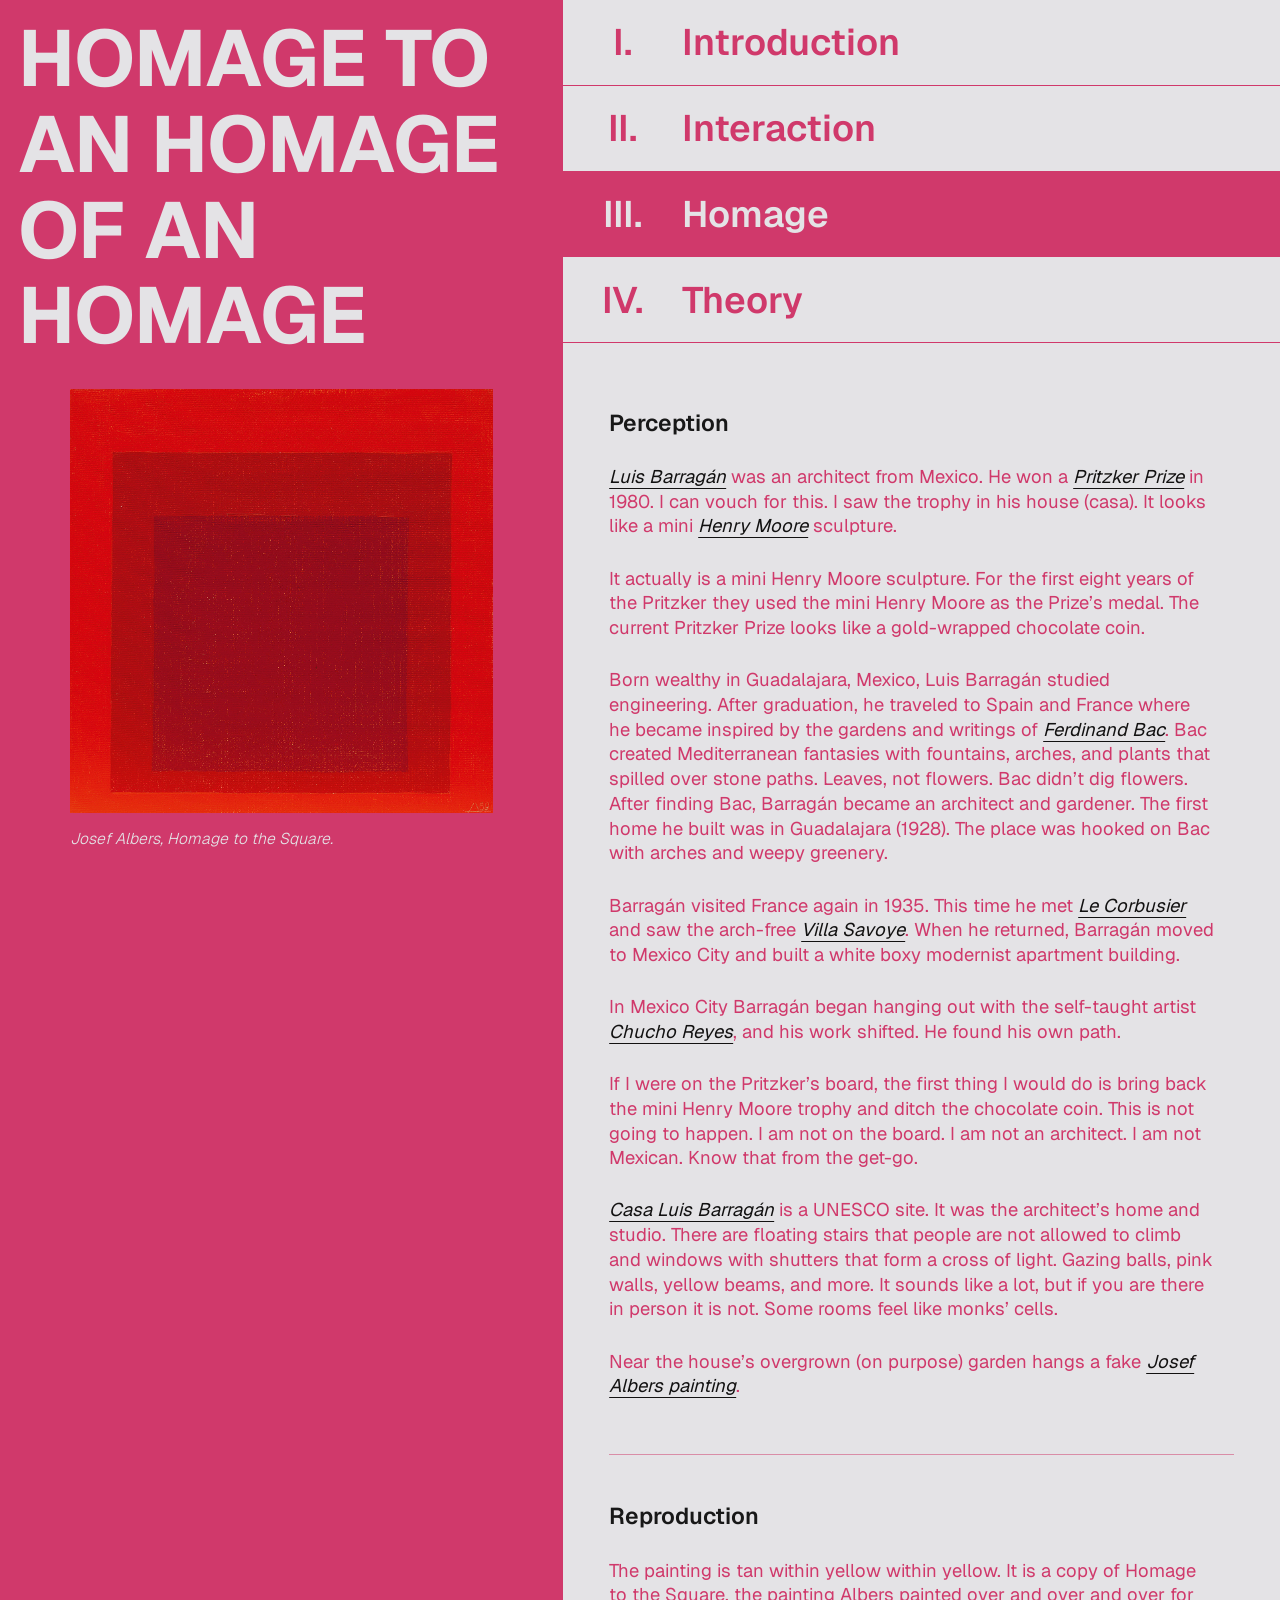
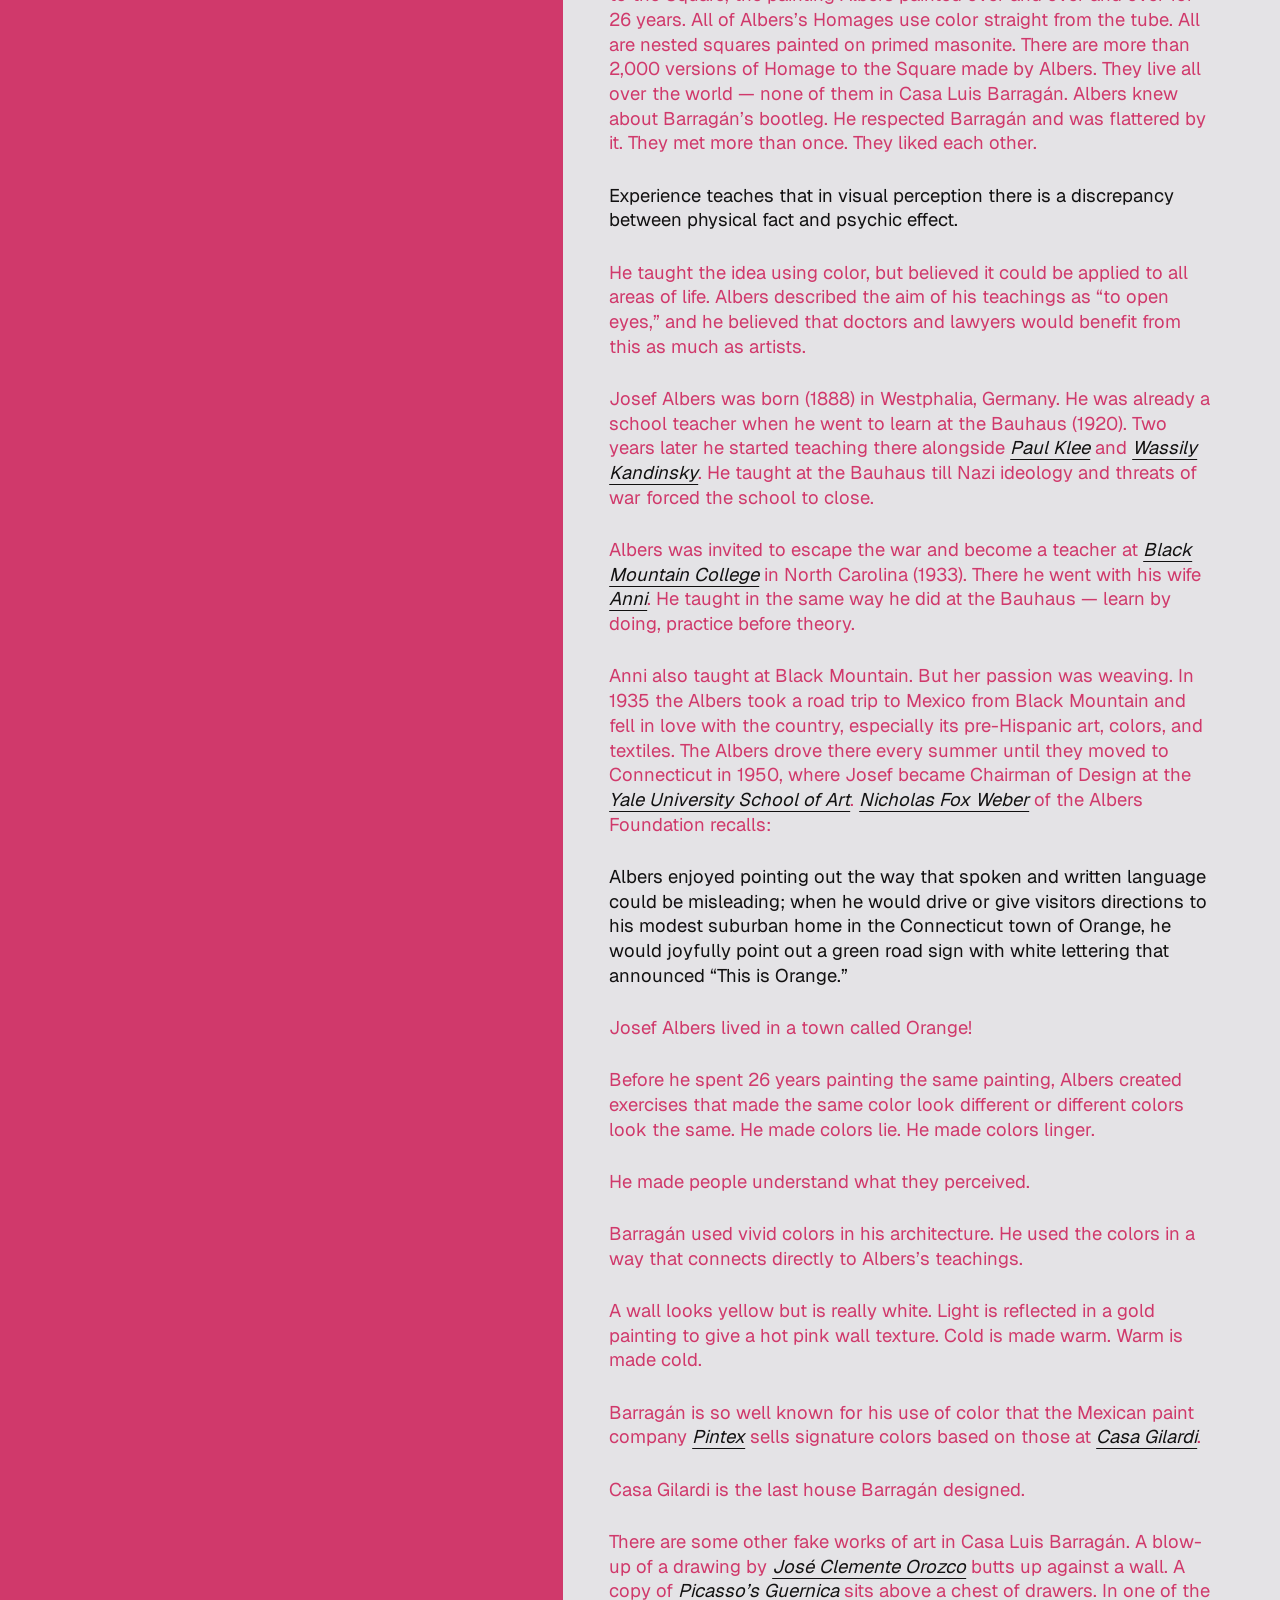
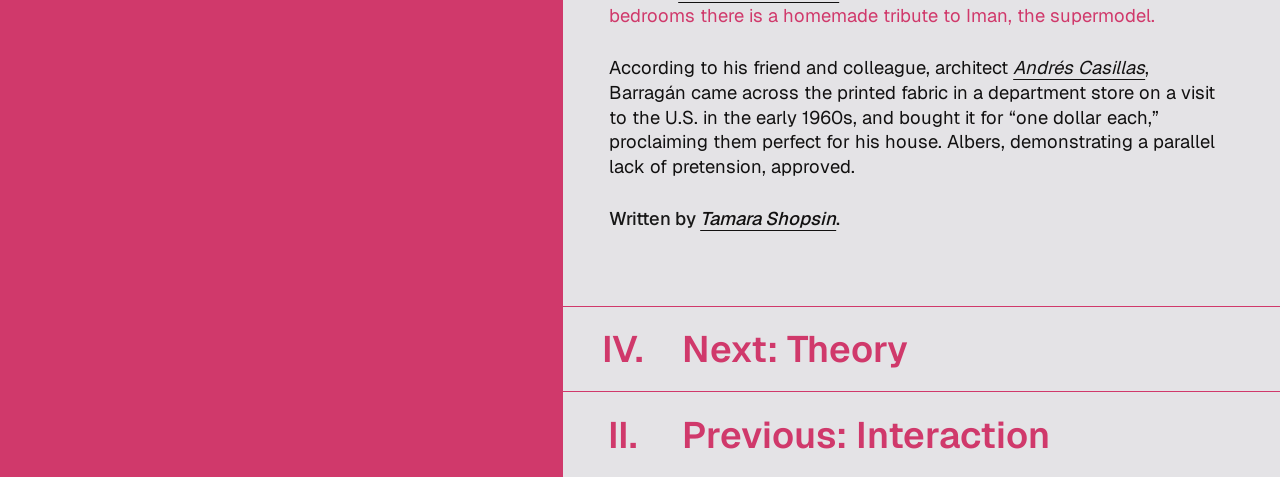
<file: persistence-of-color/homage-to-an-homage-of-an-homage/index.html>
<!doctype html>
<html lang="en">
	<head>
		<meta charset="UTF-8">
		<title>Homage to an Homage of an Homage</title>
		<meta name="viewport" content="width=device-width, initial-scale=1">
		<meta name="description" content="Tamara Shopsin traces how Josef Albers' knowledge of color translates beyond the painted square, through the architecture of Luis Barragán. Part of the Persistence of Color digital binding.">
		<link rel="canonical" href="https://ali001.com/persistence-of-color/homage-to-an-homage-of-an-homage/">
		<meta property="og:type" content="article">
		<meta property="og:title" content="Homage to an Homage of an Homage">
		<meta property="og:description" content="Tamara Shopsin traces how Josef Albers' knowledge of color translates beyond the painted square, through the architecture of Luis Barragán.">
		<meta property="og:url" content="https://ali001.com/persistence-of-color/homage-to-an-homage-of-an-homage/">
		<!-- using CSS layers -->
		<style>
			@import '../reset.css' layer(reset);
			@import '../common.css' layer(common);
			@import 'style.css' layer(page);
		</style>
	</head>
	<body id="top">
		<!-- section 1, cover -->
		<figure>
			<div class="cover">
				<a href="../">
					<img src="../assets/albers-square.jpg" alt="Abstract painting of nested squares in contrasting red tones.">
				</a>
				<figcaption>Josef Albers, Homage to the Square.</figcaption>
			</div>
		</figure>
		<!-- section 2, title -->
		<header>
			<a href="#top">
				<h1>
					<span>Homage to an</span>
					<span>Homage of an</span>
					<span>Homage</span>
				</h1>
			</a>
		</header>
		<!-- section 3, navigation -->
		<nav class="top-nav">
			<ol>
				<li>
					<a href="../">
						<p class="index">I.</p>
						<p class="title">Introduction</p>
						<svg viewBox="0 0 12 12" xmlns="http://www.w3.org/2000/svg">
							<line x1="0" y1="12" x2="12" y2="0" stroke="currentColor"/>
						</svg>
					</a>
				</li>
				<li>
					<a href="../interaction-of-color">
						<p class="index">II.</p>
						<p class="title">Interaction</p>
						<svg viewBox="0 0 12 12" xmlns="http://www.w3.org/2000/svg">
							<line x1="0" y1="12" x2="12" y2="0" stroke="currentColor"/>
						</svg>
					</a>
				</li>
				<li>
					<a href="#homage" id="active-link">
						<p class="index">III.</p>
						<!-- maybe use breakpoints here for longer titles? idk -->
						<p class="title">Homage</p>
						<svg viewBox="0 0 12 12" xmlns="http://www.w3.org/2000/svg">
							<line x1="0" y1="12" x2="12" y2="0" stroke="currentColor"/>
						</svg>
					</a>
				</li>
				<li>
					<a href="../everyday-color-theory">
						<p class="index">IV.</p>
						<p class="title">Theory</p>
						<svg viewBox="0 0 12 12" xmlns="http://www.w3.org/2000/svg">
							<line x1="0" y1="12" x2="12" y2="0" stroke="currentColor"/>
						</svg>
					</a>
				</li>
			</ol>
		</nav>
		<!-- section 4, main content -->
		<main>
			<article id="homage">
				<h2>Perception</h2>
				<p>
					<a href="https://www.barragan-foundation.org">Luis Barragán</a> was an architect from Mexico. He won a <a href="https://www.pritzkerprize.com">Pritzker Prize</a> in 1980. I can vouch for this. I saw the trophy in his house (casa). It looks like a mini <a href="https://www.henry-moore.org/">Henry Moore</a> sculpture.
				</p>
				<p>
					It actually is a mini Henry Moore sculpture. For the first eight years of the Pritzker they used the mini Henry Moore as the Prize’s medal. The current Pritzker Prize looks like a gold-wrapped chocolate coin.
				</p>
				<p>
					Born wealthy in Guadalajara, Mexico, Luis Barragán studied engineering. After graduation, he traveled to Spain and France where he became inspired by the gardens and writings of <a href="https://www.iconichouses.org/specials/les-colombieres/ferdinand-bac">Ferdinand Bac</a>. Bac created Mediterranean fantasies with fountains, arches, and plants that spilled over stone paths. Leaves, not flowers. Bac didn’t dig flowers. After finding Bac, Barragán became an architect and gardener. The first home he built was in Guadalajara (1928). The place was hooked on Bac with arches and weepy greenery.
				</p>
				<p>
					Barragán visited France again in 1935. This time he met <a href="https://www.fondationlecorbusier.fr/">Le Corbusier</a> and saw the arch-free <a href="https://www.villa-savoye.fr">Villa Savoye</a>. When he returned, Barragán moved to Mexico City and built a white boxy modernist apartment building.
				</p>
				<p>
					In Mexico City Barragán began hanging out with the self-taught artist <a href="https://www.esmeralda.edu.mx/chucho-reyes?lang=en">Chucho Reyes</a>, and his work shifted. He found his own path.
				</p>
				<p>
					If I were on the Pritzker’s board, the first thing I would do is bring back the mini Henry Moore trophy and ditch the chocolate coin. This is not going to happen. I am not on the board. I am not an architect. I am not Mexican. Know that from the get-go.
				</p>
				<p>
					<a href="https://casaluisbarragan.org">Casa Luis Barragán</a> is a UNESCO site. It was the architect’s home and studio. There are floating stairs that people are not allowed to climb and windows with shutters that form a cross of light. Gazing balls, pink walls, yellow beams, and more. It sounds like a lot, but if you are there in person it is not. Some rooms feel like monks’ cells.
				</p>
				<p>
					Near the house’s overgrown (on purpose) garden hangs a fake <a href="https://cedarandhyde.com/blogs/journal/luis-barragan-visit-mexico-city">Josef Albers painting</a>.
				</p>
				<div class="divider"></div>
				<h2>Reproduction</h2>
				<p>
					The painting is tan within yellow within yellow. It is a copy of Homage to the Square, the painting Albers painted over and over and over for 26 years. All of Albers’s Homages use color straight from the tube. All are nested squares painted on primed masonite. There are more than 2,000 versions of Homage to the Square made by Albers. They live all over the world — none of them in Casa Luis Barragán. Albers knew about Barragán’s bootleg. He respected Barragán and was flattered by it. They met more than once. They liked each other.
				</p>
				<section>
					<p>
						Experience teaches that in visual perception there is a discrepancy between physical fact and psychic effect.
					</p>
				</section>
				<p>
					He taught the idea using color, but believed it could be applied to all areas of life. Albers described the aim of his teachings as “to open eyes,” and he believed that doctors and lawyers would benefit from this as much as artists.
				</p>
				<p>
					Josef Albers was born (1888) in Westphalia, Germany. He was already a school teacher when he went to learn at the Bauhaus (1920). Two years later he started teaching there alongside <a href="https://www.zpk.org">Paul Klee</a> and <a href="https://www.centrepompidou.fr/en/resources/person/a5rEdR">Wassily Kandinsky</a>. He taught at the Bauhaus till Nazi ideology and threats of war forced the school to close.
				</p>
				<p>
					Albers was invited to escape the war and become a teacher at <a href="https://www.blackmountaincollege.org">Black Mountain College</a> in North Carolina (1933). There he went with his wife <a href="https://www.albersfoundation.org/artists/anni-albers">Anni</a>. He taught in the same way he did at the Bauhaus — learn by doing, practice before theory.
				</p>
				<p>
					Anni also taught at Black Mountain. But her passion was weaving. In 1935 the Albers took a road trip to Mexico from Black Mountain and fell in love with the country, especially its pre-Hispanic art, colors, and textiles. The Albers drove there every summer until they moved to Connecticut in 1950, where Josef became Chairman of Design at the <a href="https://art.yale.edu">Yale University School of Art</a>. <a href="https://www.albersfoundation.org/about/nicholas-fox-weber">Nicholas Fox Weber</a> of the Albers Foundation recalls:
				</p>
				<section>
					<p>
						Albers enjoyed pointing out the way that spoken and written language could be misleading; when he would drive or give visitors directions to his modest suburban home in the Connecticut town of Orange, he would joyfully point out a green road sign with white lettering that announced “This is Orange.”
					</p>
				</section>
				<p>
					Josef Albers lived in a town called Orange!
				</p>
				<p>
					Before he spent 26 years painting the same painting, Albers created exercises that made the same color look different or different colors look the same. He made colors lie. He made colors linger.
				</p>
				<p>
					He made people understand what they perceived.
				</p>
				<p>
					Barragán used vivid colors in his architecture. He used the colors in a way that connects directly to Albers’s teachings.
				</p>
				<p>
					A wall looks yellow but is really white. Light is reflected in a gold painting to give a hot pink wall texture. Cold is made warm. Warm is made cold.
				</p>
				<p>
					Barragán is so well known for his use of color that the Mexican paint company <a href="https://www.pintex.mx">Pintex</a> sells signature colors based on those at <a href="https://casagilardi.org.mx">Casa Gilardi</a>.
				</p>
				<p>
					Casa Gilardi is the last house Barragán designed.
				</p>
				<p>
					There are some other fake works of art in Casa Luis Barragán. A blow-up of a drawing by <a href="https://www.nga.gov/artists/5136-jose-clemente-orozco">José Clemente Orozco</a> butts up against a wall. A copy of <a href="https://www.museoreinasofia.es/en/collection/artwork/guernica">Picasso’s Guernica</a> sits above a chest of drawers. In one of the bedrooms there is a homemade tribute to Iman, the supermodel.
				</p>
				<section>
					<p>
						According to his friend and colleague, architect <a href="https://archeyes.com/tag/andres-casillas/">Andrés Casillas</a>, Barragán came across the printed fabric in a department store on a visit to the U.S. in the early 1960s, and bought it for “one dollar each,” proclaiming them perfect for his house. Albers, demonstrating a parallel lack of pretension, approved.
					</p>
				</section>
				<p id="author">Written by <a href="https://tamarashopsin.com">Tamara Shopsin</a>.</p>
			</article>
		</main>
		<nav class="bottom-nav">
			<ol>
				<li>
					<a href="../everyday-color-theory">
						<p class="index">IV.</p>
						<p class="title">Next: Theory</p>
						<svg viewBox="0 0 12 12" xmlns="http://www.w3.org/2000/svg">
							<line x1="0" y1="12" x2="12" y2="0" stroke="currentColor"/>
						</svg>
					</a>
				</li>
				<li>
					<a href="../interaction-of-color">
						<p class="index">II.</p>
						<p class="title">Previous: Interaction</p>
						<svg viewBox="0 0 12 12" xmlns="http://www.w3.org/2000/svg">
							<line x1="0" y1="12" x2="12" y2="0" stroke="currentColor"/>
						</svg>
					</a>
				</li>
			</ol>
		</nav>
	</body>
</html>
</file>
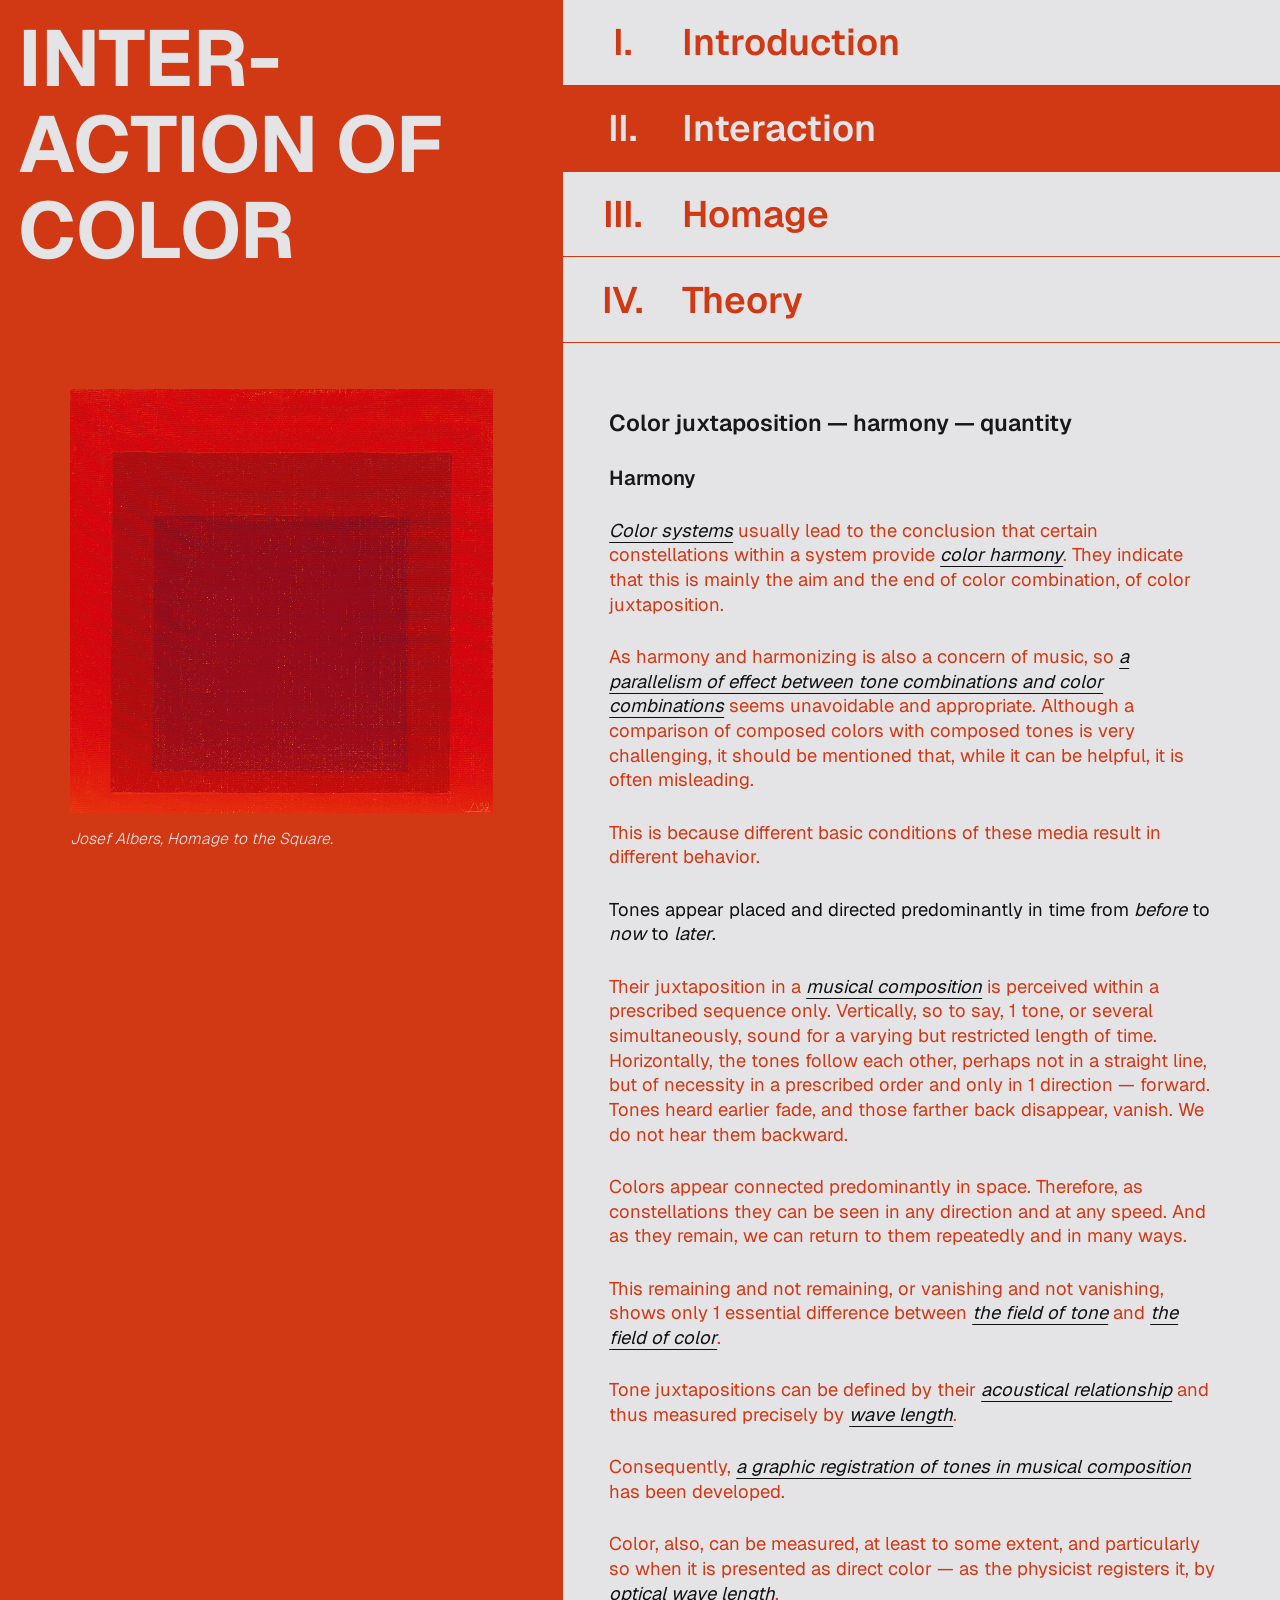
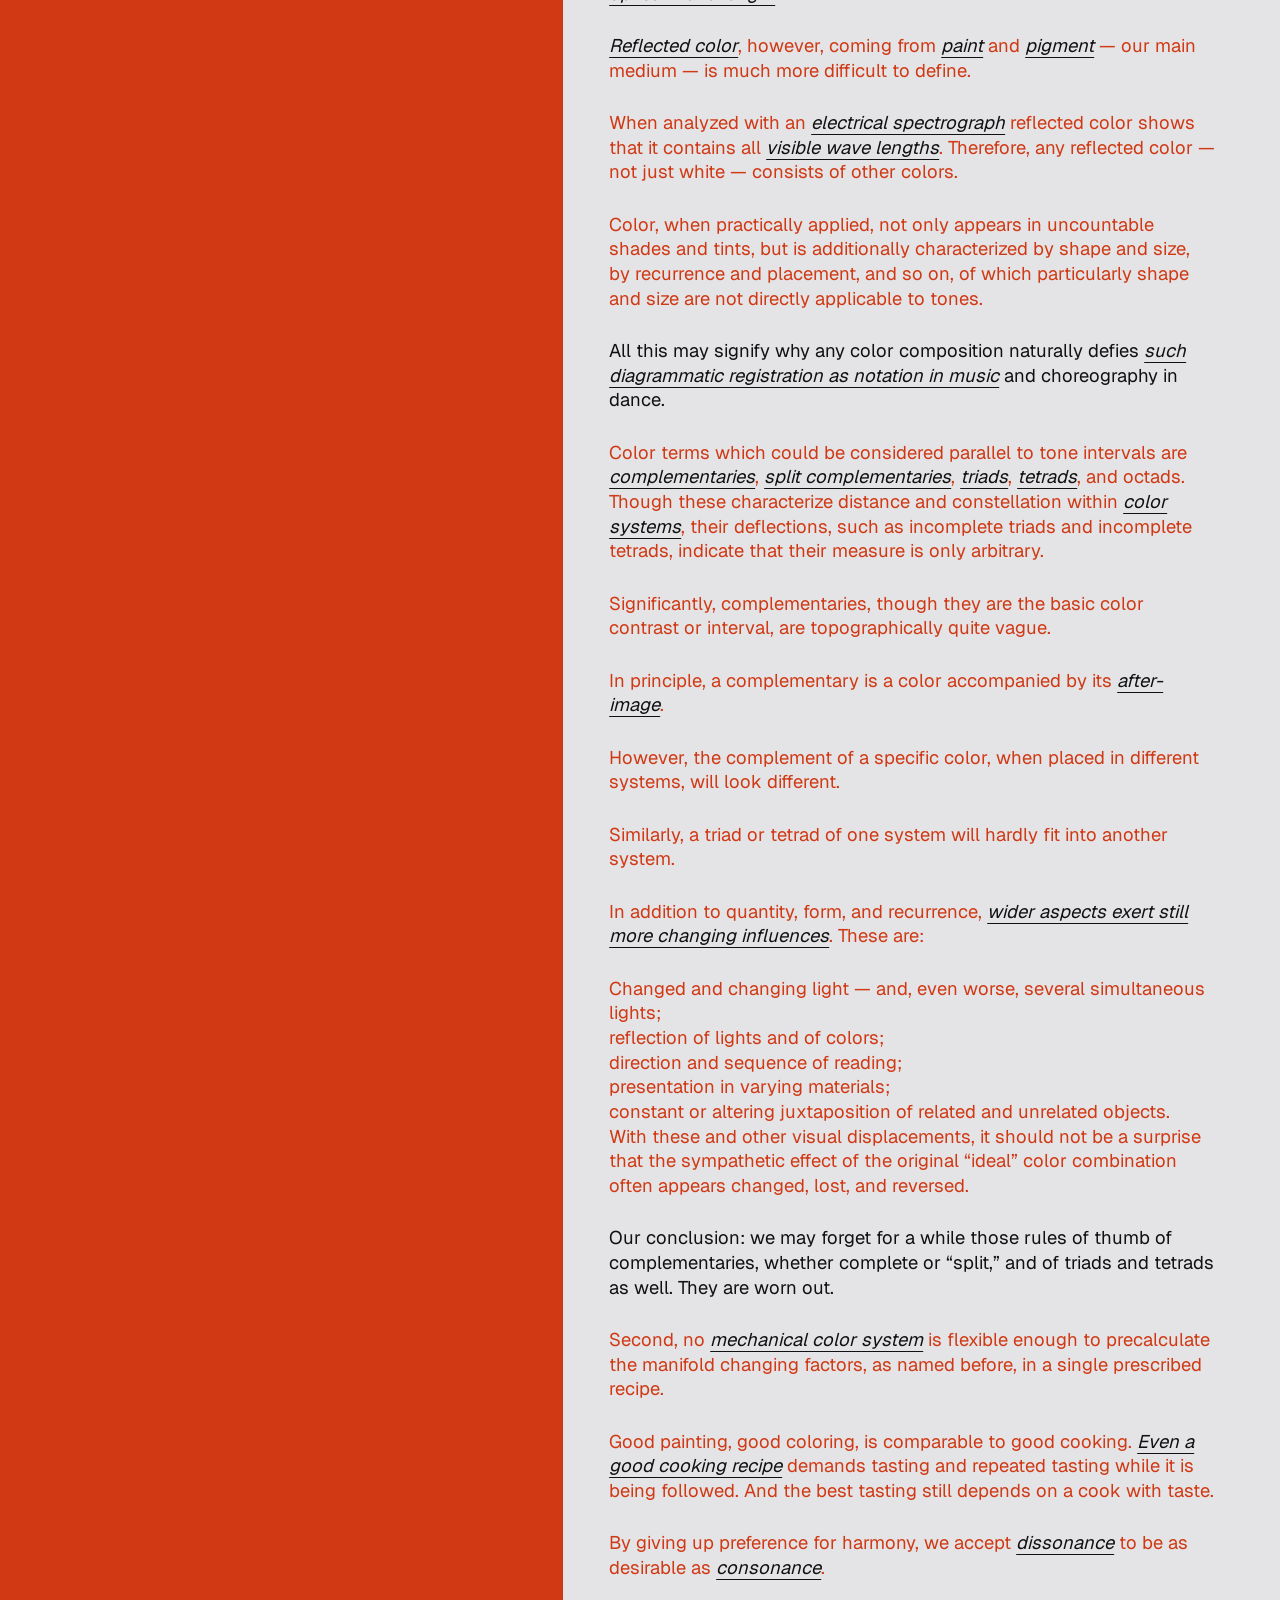
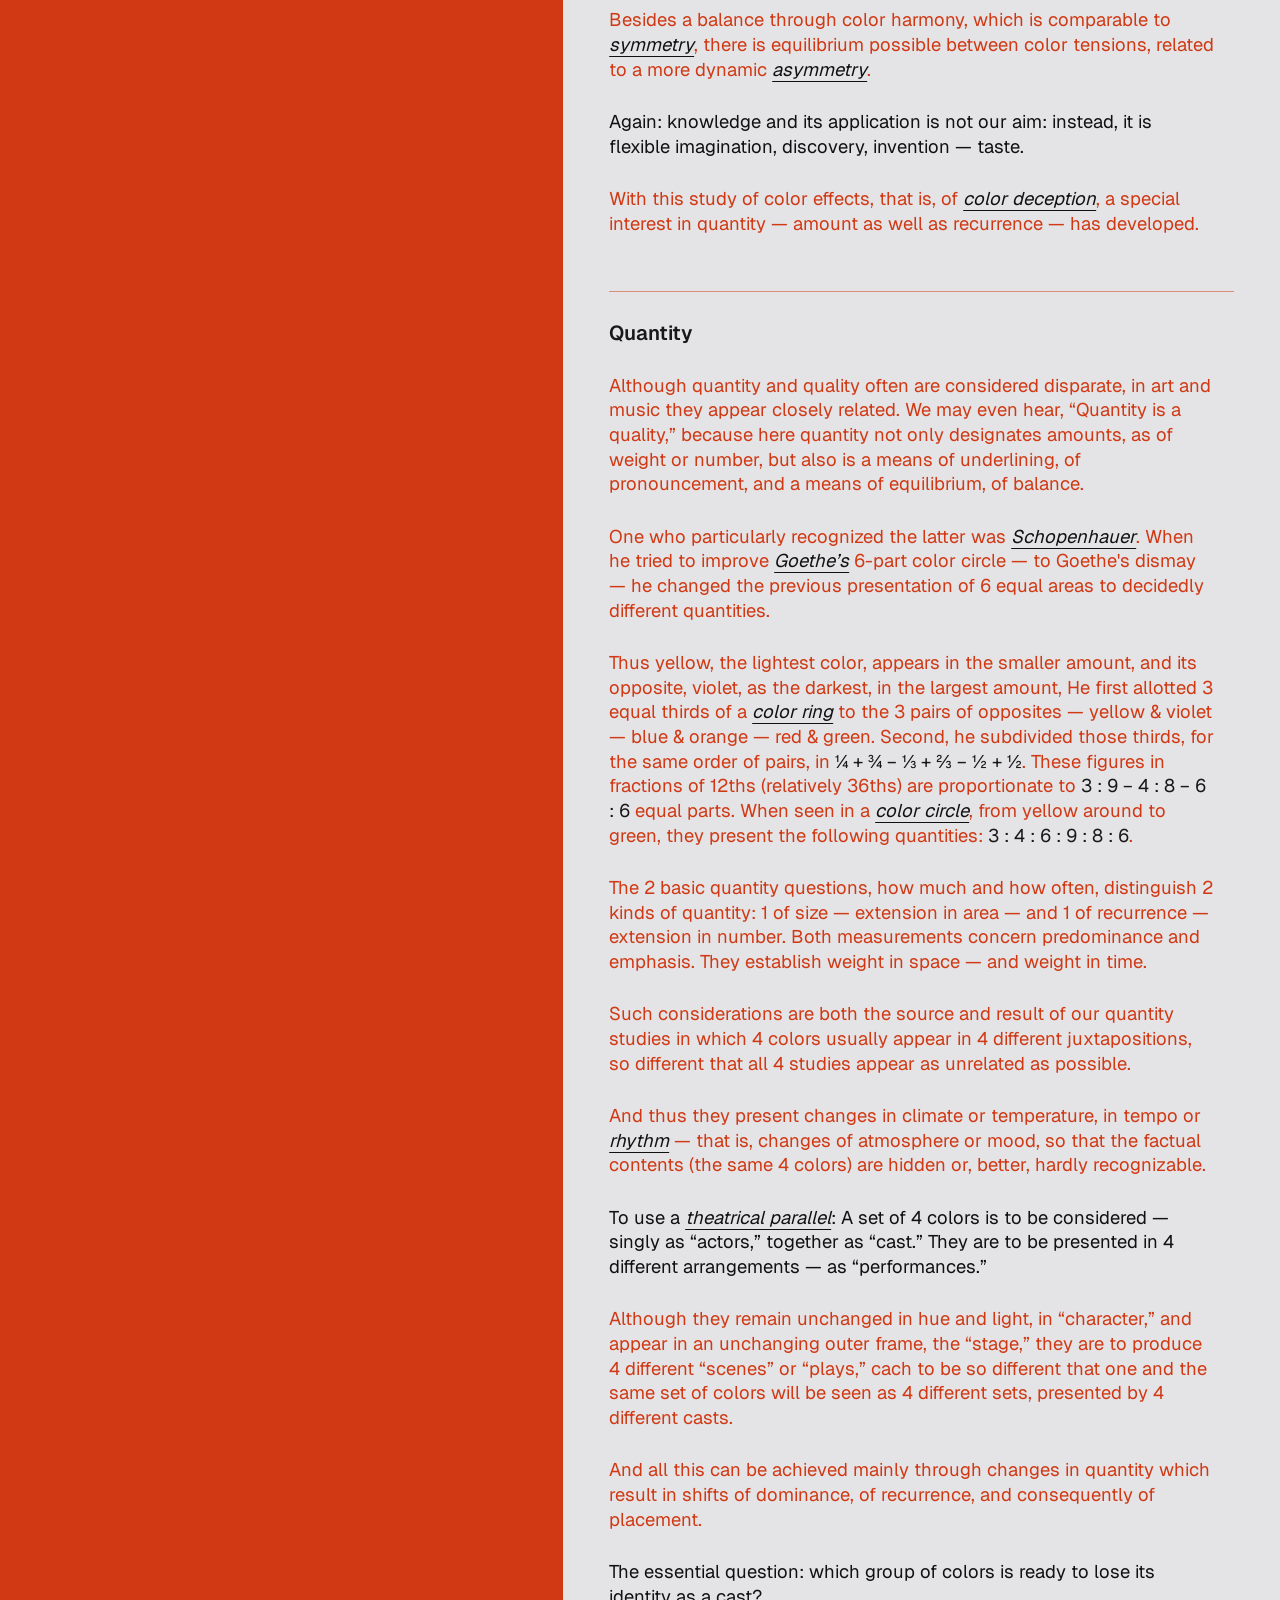
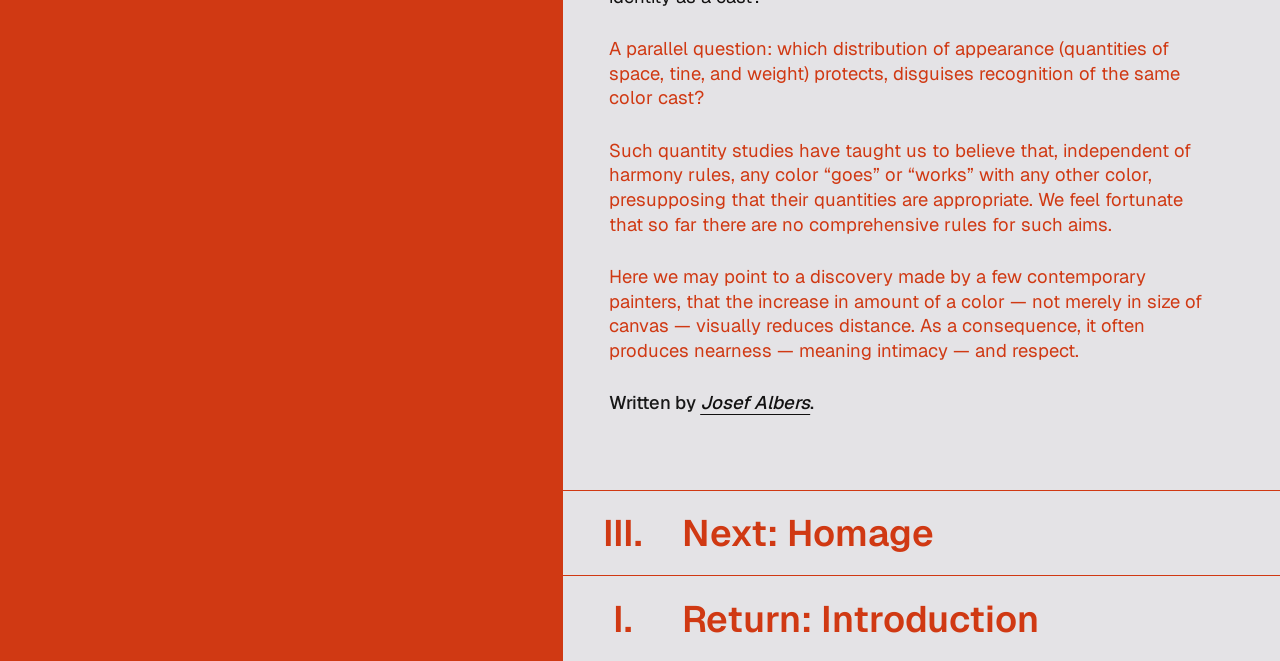
<file: persistence-of-color/interaction-of-color/index.html>
<!doctype html>
<html lang="en">
	<head>
		<meta charset="UTF-8">
		<title>Interaction of Color</title>
		<meta name="viewport" content="width=device-width, initial-scale=1">
		<meta name="description" content="Josef Albers demonstrates how the same color can appear to shift depending on its surrounding context, lighting, and adjacency to other colors. Part of the Persistence of Color digital binding.">
		<link rel="canonical" href="https://ali001.com/persistence-of-color/interaction-of-color/">
		<meta property="og:type" content="article">
		<meta property="og:title" content="Interaction of Color">
		<meta property="og:description" content="Josef Albers demonstrates how the same color can appear to shift depending on its surrounding context, lighting, and adjacency to other colors.">
		<meta property="og:url" content="https://ali001.com/persistence-of-color/interaction-of-color/">
		<!-- using CSS layers -->
		<style>
			@import '../reset.css' layer(reset);
			@import '../common.css' layer(common);
			@import 'style.css' layer(page);
		</style>
	</head>
	<body id="top">
		<!-- section 1, cover -->
		<figure>
			<div class="cover">
				<a href="../">
					<img src="../assets/albers-square.jpg" alt="Abstract painting of nested squares in contrasting red tones.">
				</a>
				<figcaption>Josef Albers, Homage to the Square.</figcaption>
			</div>
		</figure>
		<!-- section 2, title -->
		<header>
			<a href="#top">
				<h1>
					<!-- using &shy; to hyphenate word, from mdn: https://developer.mozilla.org/en-US/docs/Web/CSS/Reference/Properties/hyphens -->
					<span>Inter&shy;action</span>
					<span>of</span>
					<span>Color</span>
				</h1>
			</a>
		</header>
		<!-- section 3, navigation -->
		<nav class="top-nav">
			<ol>
				<li>
					<a href="../">
						<p class="index">I.</p>
						<p class="title">Introduction</p>
						<svg viewBox="0 0 12 12" xmlns="http://www.w3.org/2000/svg">
							<line x1="0" y1="12" x2="12" y2="0" stroke="currentColor"/>
						</svg>
					</a>
				</li>
				<li>
					<a href="#interaction-of-color" id="active-link">
						<p class="index">II.</p>
						<p class="title">Interaction</p>
						<svg viewBox="0 0 12 12" xmlns="http://www.w3.org/2000/svg">
							<line x1="0" y1="12" x2="12" y2="0" stroke="currentColor"/>
						</svg>
					</a>
				</li>
				<li>
					<a href="../homage-to-an-homage-of-an-homage">
						<p class="index">III.</p>
						<!-- maybe use breakpoints here for longer titles? idk -->
						<p class="title">Homage</p>
						<svg viewBox="0 0 12 12" xmlns="http://www.w3.org/2000/svg">
							<line x1="0" y1="12" x2="12" y2="0" stroke="currentColor"/>
						</svg>
					</a>
				</li>
				<li>
					<a href="../everyday-color-theory">
						<p class="index">IV.</p>
						<p class="title">Theory</p>
						<svg viewBox="0 0 12 12" xmlns="http://www.w3.org/2000/svg">
							<line x1="0" y1="12" x2="12" y2="0" stroke="currentColor"/>
						</svg>
					</a>
				</li>
			</ol>
		</nav>
		<!-- section 4, main content -->
		<main>
			<article id="interaction-of-color">
				<h2>Color juxtaposition — harmony — quantity</h2>
				<h3>Harmony</h3>
				<p>
					<a href="https://en.wikipedia.org/wiki/Color_space">Color systems</a> usually lead to the conclusion
					that certain constellations within a system provide <a href="https://en.wikipedia.org/wiki/Color_harmony">color harmony</a>.
					They indicate that this is mainly the aim and the end
					of color combination, of color juxtaposition.
				</p>
				<p>
					As harmony and harmonizing is also a concern of music, so
					<a href="https://en.wikipedia.org/wiki/Synesthesia#Chromesthesia">a parallelism of effect between tone combinations and color combinations</a>
					seems unavoidable and appropriate. Although
					a comparison of composed colors with composed tones is very challenging,
					it should be mentioned that, while it can be helpful,
					it is often misleading.
				</p>
				<p>
					This is because different basic conditions of these media result in
					different behavior.
				</p>
				<section>
					<p>
						Tones appear placed and directed predominantly in time from <em>before</em>
						to <em>now</em> to <em>later</em>.
					</p>
				</section>
				<p>
					Their juxtaposition in a <a href="https://en.wikipedia.org/wiki/Musical_composition">musical composition</a> is perceived
					within a prescribed sequence only. Vertically, so to say,
					1 tone, or several simultaneously,
					sound for a varying but restricted length of time.
					Horizontally, the tones follow each other,
					perhaps not in a straight line, but of necessity in a prescribed order
					and only in 1 direction — forward.
					Tones heard earlier fade, and those farther back disappear, vanish.
					We do not hear them backward.
				</p>
				<p>
					Colors appear connected predominantly in space. Therefore,
					as constellations they can be seen in any direction and
					at any speed. And as they remain, we can return to them repeatedly
					and in many ways.
				</p>
				<p>
					This remaining and not remaining, or vanishing and not vanishing,
					shows only 1 essential difference between <a href="https://en.wikipedia.org/wiki/Sound">the field of tone</a>
					and <a href="https://en.wikipedia.org/wiki/Color_theory">the field of color</a>.
				</p>
				<p>
					Tone juxtapositions can be defined by their <a href="https://en.wikipedia.org/wiki/Acoustics">acoustical relationship</a>
					and thus measured precisely by <a href="https://en.wikipedia.org/wiki/Wavelength">wave length</a>.
				</p>
				<p>
					Consequently, <a href="https://en.wikipedia.org/wiki/Musical_notation">a graphic registration of tones in musical composition</a>
					has been developed.
				</p>
				<p>
					Color, also, can be measured, at least to some extent,
					and particularly so when it is presented as direct color —
					as the physicist registers it, by <a href="https://en.wikipedia.org/wiki/Visible_spectrum">optical wave length</a>.
				</p>
				<p>
					<a href="https://en.wikipedia.org/wiki/Reflected_light">Reflected color</a>, however, coming from <a href="https://en.wikipedia.org/wiki/Paint">paint</a> and <a href="https://en.wikipedia.org/wiki/Pigment">pigment</a>
					— our main medium — is much more difficult to define.
				</p>
				<p>
					When analyzed with an <a href="https://en.wikipedia.org/wiki/Spectrograph">electrical spectrograph</a>
					reflected color shows that it contains all <a href="https://en.wikipedia.org/wiki/Visible_spectrum">visible wave lengths</a>.
					Therefore, any reflected color — not just white —
					consists of other colors.
				</p>
				<p>
					Color, when practically applied, not only appears in uncountable
					shades and tints, but is additionally characterized
					by shape and size, by recurrence and placement, and so on, of which
					particularly shape and size are not directly applicable
					to tones.
				</p>
				<section>
					<p>
						All this may signify why any color composition naturally defies
						<a href="https://en.wikipedia.org/wiki/Musical_notation">such diagrammatic registration as notation in music</a>
						and choreography in dance.
					</p>
				</section>
				<p>
					Color terms which could be considered parallel to tone intervals
					are <a href="https://en.wikipedia.org/wiki/Complementary_colors">complementaries</a>, <a href="https://en.wikipedia.org/wiki/Color_scheme#Split-complementary">split complementaries</a>, <a href="https://en.wikipedia.org/wiki/Triad_(color_theory)">triads</a>, <a href="https://en.wikipedia.org/wiki/Tetradic_colors">tetrads</a>, and octads.
					Though these characterize distance and constellation within <a href="https://en.wikipedia.org/wiki/Color_scheme">color systems</a>,
					their deflections, such as incomplete triads and incomplete tetrads,
					indicate that their measure is only arbitrary.
				</p>
				<p>
					Significantly, complementaries, though they are the basic color contrast
					or interval, are topographically quite vague.
				</p>
				<p>
					In principle, a complementary is a color accompanied by its <a href="https://en.wikipedia.org/wiki/Afterimage">after-image</a>.
				</p>
				<p>
					However, the complement of a specific color, when placed
					in different systems, will look different.
				</p>
				<p>
					Similarly, a triad or tetrad of one system will hardly fit
					into another system.
				</p>
				<p>
					In addition to quantity, form, and recurrence,
					<a href="https://en.wikipedia.org/wiki/Color_theory#Color_context">wider aspects exert still more changing influences</a>.
					These are:
				</p>
				<ul>
					<li>Changed and changing light — and, even worse, several simultaneous lights;</li>
					<li>reflection of lights and of colors;</li>
					<li>direction and sequence of reading;</li>
					<li>presentation in varying materials;</li>
					<li>constant or altering juxtaposition of related and unrelated objects.</li>
				</ul>
				<p>
					With these and other visual displacements, it should not be a surprise
					that the sympathetic effect of the original “ideal” color combination
					often appears changed, lost, and reversed.
				</p>
				<section>
					<p>
						Our conclusion: we may forget for a while those rules of thumb
						of complementaries, whether complete or “split,” and of triads and
						tetrads as well.
						They are worn out.
					</p>
				</section>
				<p>
					Second, no <a href="https://en.wikipedia.org/wiki/Color_model">mechanical color system</a> is flexible enough
					to precalculate the manifold changing factors, as named before,
					in a single prescribed recipe.
				</p>
				<p>
					Good painting, good coloring, is comparable to good cooking.
					<a href="https://en.wikipedia.org/wiki/Recipe">Even a good cooking recipe</a> demands tasting and repeated tasting
					while it is being followed.
					And the best tasting still depends on a cook with taste.
				</p>
				<p>
					By giving up preference for harmony,
					we accept <a href="https://en.wikipedia.org/wiki/Dissonance">dissonance</a> to be as desirable as <a href="https://en.wikipedia.org/wiki/Consonance">consonance</a>.
				</p>
				<p>
					Besides a balance through color harmony, which is comparable
					to <a href="https://en.wikipedia.org/wiki/Symmetry">symmetry</a>, there is equilibrium possible between
					color tensions, related to a more dynamic <a href="https://en.wikipedia.org/wiki/Asymmetry">asymmetry</a>.
				</p>
				<section>
					<p>
						Again: knowledge and its application is not our aim:
						instead, it is flexible imagination, discovery, invention — taste.
					</p>
				</section>
				<p>
					With this study of color effects, that is, of <a href="https://en.wikipedia.org/wiki/Optical_illusion">color deception</a>,
					a special interest in quantity — amount as well as recurrence —
					has developed.
				</p>
				<div class="divider">
				</div>
				<h3>Quantity</h3>
				<p>
					Although quantity and quality often are considered disparate, in art and
					music they appear closely related. We may even hear, “Quantity
					is a quality,” because here quantity not only designates amounts,
					as of weight or number, but also is a means of underlining,
					of pronouncement, and a means of equilibrium, of balance.
				</p>
				<p>
					One who particularly recognized the latter was <a href="https://en.wikipedia.org/wiki/Arthur_Schopenhauer">Schopenhauer</a>.
					When he tried to improve <a href="https://en.wikipedia.org/wiki/Johann_Wolfgang_von_Goethe">Goethe’s</a> 6-part color circle — to Goethe's dismay —
					he changed the previous presentation of 6 equal areas to decidedly
					different quantities.
				</p>
				<p>
					Thus yellow, the lightest color, appears in the smaller amount,
					and its opposite, violet, as the darkest, in the largest amount,
					He first allotted 3 equal thirds of a <a href="https://en.wikipedia.org/wiki/Color_wheel">color ring</a> to the 3 pairs
					of opposites — yellow & violet — blue & orange — red & green.
					Second, he subdivided those thirds, for the same order of pairs,
					in <em class="numbers">¼ + ¾ − ⅓ + ⅔ − ½ + ½</em>. These figures
					in fractions of 12ths (relatively 36ths) are proportionate to
					<!-- i'm not sure if these colons from the text 
					are supposed to be a division sign (÷)
					or if the author meant it as "such that" (:) -->
					<em class="numbers">3 : 9 − 4 : 8 − 6 : 6</em> equal parts.
					When seen in a <a href="https://en.wikipedia.org/wiki/Color_wheel">color circle</a>, from yellow around to green, they present
					the following quantities: <em class="numbers">3 : 4 : 6 : 9 : 8 : 6</em>.
				</p>
				<p>
					The 2 basic quantity questions, how much and how often,
					distinguish 2 kinds of quantity:
					1 of size — extension in area — and
					1 of recurrence — extension in number.
					Both measurements concern predominance and emphasis.
					They establish weight in space — and weight in time.
				</p>
				<p>
					Such considerations are both the source and result of our quantity studies
					in which 4 colors usually appear in 4 different juxtapositions,
					so different that all 4 studies appear as unrelated as possible.
				</p>
				<p>
					And thus they present changes in climate or temperature,
					in tempo or <a href="https://en.wikipedia.org/wiki/Rhythm">rhythm</a> — that is, changes of atmosphere or mood,
					so that the factual contents (the same 4 colors) are hidden or, better,
					hardly recognizable.
				</p>
				<section>
					<p>
						To use a <a href="https://en.wikipedia.org/wiki/Theatre">theatrical parallel</a>:
						A set of 4 colors is to be considered — singly as “actors,”
						together as “cast.” They are to be presented in 4 different
						arrangements — as “performances.”
					</p>
				</section>
				<p>
					Although they remain unchanged in hue and light, in “character,”
					and appear in an unchanging outer frame, the “stage,”
					they are to produce 4 different “scenes” or “plays,”
					cach to be so different that one and the same set of colors will be seen as
					4 different sets, presented by 4 different casts.
				</p>
				<p>
					And all this can be achieved mainly through changes in quantity
					which result in shifts of dominance, of recurrence, and consequently
					of placement.
				</p>
				<section>
				<p>
					The essential question: which group of colors is ready to lose
					its identity as a cast?
				</p>
				</section>
				<p>
					A parallel question: which distribution of appearance
					(quantities of space, tine, and weight) protects, disguises
					recognition of the same color cast?
				</p>
				<p>
					Such quantity studies have taught us to believe that, independent
					of harmony rules, any color “goes” or “works” with any other color,
					presupposing that their quantities are appropriate.
					We feel fortunate that so far there are no comprehensive rules
					for such aims.
				</p>
				<p>
					Here we may point to a discovery made by a few contemporary painters,
					that the increase in amount of a color — not merely in size of canvas —
					visually reduces distance. As a consequence, it often produces nearness —
					meaning intimacy — and respect.
				</p>
				<p id="author">Written by <a href="https://en.wikipedia.org/wiki/Josef_Albers">Josef Albers</a>.</p>
			</article>
		</main>
		<nav class="bottom-nav">
			<ol>
				<li>
					<a href="../homage-to-an-homage-of-an-homage">
						<p class="index">III.</p>
						<p class="title">Next: Homage</p>
						<svg viewBox="0 0 12 12" xmlns="http://www.w3.org/2000/svg">
							<line x1="0" y1="12" x2="12" y2="0" stroke="currentColor"/>
						</svg>
					</a>
				</li>
				<li>
					<a href="../">
						<p class="index">I.</p>
						<p class="title">Return: Introduction</p>
						<svg viewBox="0 0 12 12" xmlns="http://www.w3.org/2000/svg">
							<line x1="0" y1="12" x2="12" y2="0" stroke="currentColor"/>
						</svg>
					</a>
				</li>
			</ol>
		</nav>
	</body>
</html>
</file>
<file: untold/style.css>
/* variables */
:root {
	--background-color: #ffffff;
	--text-color: #333333;
	--second-color: #666666;
	--highlight-color: #E93323;
	--font: 'Helvetica Neue', Helvetica, Arial, sans-serif;
	--padding: 1.5rem;
	--text-size: 1.15rem;
	--button-size: 2rem;
	--button-padding: 0.75rem;
	--line-height: 1.5;
	--font-weight: 500;
	/* https://developer.mozilla.org/en-US/docs/Web/CSS/Reference/Properties/caret-color */
	caret-color: var(--highlight-color);
}

/* headers */
h1, h2 {
	line-height: var(--line-height);
	display: block;
	/* text-transform: uppercase; */
}

h2 {
	padding-inline: var(--padding);
	padding-block: var(--padding);
}

header {
	display: flex;
	justify-content: space-between;
	align-items: center;
	padding-inline: var(--padding);
	padding-block-start: var(--padding);
	background-color: var(--background-color);
	top: 0;
}

header.gradient::after {
	content: '';
	position: absolute;
	bottom: -2.5rem;
	left: 0;
	right: 0;
	height: 2.5rem;
	background: linear-gradient(to bottom, var(--background-color), transparent);
	pointer-events: none;
}

/* main text */
h1, h2, p, textarea {
	color: var(--text-color);
	font-family: var(--font);
	font-size: var(--text-size);
	line-height: var(--line-height);
	font-weight: var(--font-weight);
}

.poem-preview {
	color: var(--highlight-color);
	font-family: var(--font);
	font-size: var(--text-size);
	line-height: var(--line-height);
	font-weight: var(--font-weight);
	cursor: pointer;
	overflow-wrap: break-word;
	background: linear-gradient(to bottom, var(--highlight-color) 0%, transparent 100%);
	-webkit-background-clip: text;
	-webkit-text-fill-color: transparent;
	background-clip: text;
	color: transparent;
}

.poem-preview:hover {
	color: var(--highlight-color);
	background: linear-gradient(to bottom, var(--text-color) 0%, transparent 100%);
	-webkit-background-clip: text;
	-webkit-text-fill-color: transparent;
	background-clip: text;
	color: transparent;
}

.poem-preview.single-line {
	background: none;
	color: var(--highlight-color);
	-webkit-text-fill-color: var(--highlight-color);
}

.poem-preview.single-line:hover {
	background: none;
	color: var(--text-color);
	-webkit-text-fill-color: var(--text-color);
}

.poem-expanded {
	color: var(--text-color);
	font-family: var(--font);
	font-size: var(--text-size);
	line-height: var(--line-height);
	font-weight: var(--font-weight);
	resize: none;
}

#poems {
	margin-block-end: calc(var(--padding) * 6);
}

body::selection {
	background: var(--highlight-color);
	color: var(--background-color);
}

/* hidden class */
.hidden {
	display: none;
}

/* page fade in on load */
body {
	opacity: 0;
	transition: opacity 0.75s ease;
}

/* fade transitions */
h2 {
	opacity: 1;
	transition: opacity 0.75s ease;
}

/* random poems container */
#random-poems-container {
	opacity: 0;
	transition: opacity 0.75s ease;
	margin-block-end: calc(var(--padding) * 6);
}

#random-poems-container.hidden {
	display: none;
}

#random-poems-container .random-poem:not(:first-child) {
	display: none;
}

/* new poem button */
#poem-form {
	position: fixed;
	bottom: 0;
	display: flex;
	width: 100%;
	z-index: 2;
	align-items: flex-end;
	padding: var(--padding);
	background-color: var(--background-color);
	padding-block-end: var(--button-size);
}

/* pseudo element for gradient effect */
#poem-form::before {
	content: '';
	position: absolute;
	top: -4rem;
	left: 0;
	right: 0;
	height: 4rem;
	background: linear-gradient(to bottom, transparent, var(--background-color));
	pointer-events: none;
}

/* displayed poems */
.poem input {
	display: flex;
	flex-direction: column;
	width: 100%;
	text-wrap: break-word;
}

/* input in textarea */
#poem-text {
	flex: 1 1 auto;
	overflow-y: auto;
	height: var(--button-size);
	max-height: 90vh;
	display: flex;
	align-items: flex-end;
	/* background-color: var(--background-color); */
}

textarea::placeholder {
	color: var(--second-color);
}

#info {
	flex: 0 0 auto;
	padding: var(--button-padding);
}

#info svg {
	transition: color 0.4s ease;
	cursor: pointer;
	color: var(--second-color);
}

#info:hover svg {
	color: var(--highlight-color);
}

/* + button */
#submit {
	flex: 0 0 auto;
	padding: var(--button-padding);
	/* slight adjustment here to line everything up */
	transform: translateY(0.25rem);
}

#submit svg {
	transition: transform 0.4s ease, color 0.4s ease, opacity 0.6s ease;
	cursor: pointer;
	color: var(--second-color);
}

#submit.allow svg {
	transform: rotate(90deg);
	color: var(--highlight-color);
}

#submit.allow:hover svg {
	color: var(--text-color);
}

/* poem sections */
.poem {
	padding-inline: var(--padding);
	padding-block-start: var(--padding);
	max-height: 40vh;
	overflow: hidden;
	opacity: 0;
	transition: opacity 0.75s ease;
}

.random-poem {
	padding-inline: var(--padding);
	padding-block-start: var(--padding);
	max-height: 65vh;
	overflow: hidden;
}

section.random-poem {
	background: linear-gradient(to bottom, var(--text-color) 40%, transparent 100%);
	/* https://css-tricks.com/snippets/css/gradient-text/ */
	/* using this to change the gradient of the random poem without having to do it in js */
	-webkit-background-clip: text;
	-webkit-text-fill-color: transparent;
	background-clip: text;
	color: transparent;
}

/* modal */
#modal {
	position: fixed;
	background-color: var(--background-color);
	display: flex;
	flex-direction: column;
	width: 100vw;
	height: 90vh;
	opacity: 0;
	transition: opacity 0.4s ease;
	z-index: 3;
	inset: 0;
	padding: var(--padding);
}

#modal-text-container {
	position: relative;
	flex: 1 1 auto;
	width: 100%;
	height: 100%;
}

#modal-text-container::before,
#modal-text-container::after {
	content: '';
	position: absolute;
	left: 0;
	right: 0;
	height: var(--padding);
	pointer-events: none;
	z-index: 1;
}

#modal-text-container::before {
	top: 0;
	background: linear-gradient(to bottom, var(--background-color), transparent);
}

#modal-text-container::after {
	bottom: 0;
	background: linear-gradient(to top, var(--background-color), transparent);
}

#modal-text {
	width: 100%;
	height: 100%;
	resize: none;
	padding-block: var(--padding);
}

#modal-buttons {
	position: fixed;
	bottom: 0;
	left: 0;
	right: 0;
	display: flex;
	justify-content: space-between;
	align-items: flex-end;
	padding: var(--padding);
	background-color: var(--background-color);
}

#modal-buttons button {
	padding: var(--button-padding);
	cursor: pointer;
}

#modal-buttons svg {
	transition: transform 0.4s ease, color 0.4s ease;
	width: var(--button-size);
	color: var(--highlight-color);
}

#modal-buttons button:hover svg {
	color: var(--text-color);
}

#modal.hidden {
	display: none;
}

#info-modal {
	position: fixed;
	inset: 0;
	width: 100vw;
	height: 100vh;
	background-color: var(--background-color);
	display: flex;
	justify-content: center;
	align-items: center;
	opacity: 0;
	transition: opacity 0.4s ease;
	z-index: 4;
	padding: var(--padding);
}

#info-modal.hidden {
	display: none;
}

#info-close {
	position: absolute;
	top: var(--padding);
	right: var(--padding);
	padding: var(--button-padding);
}

#info-close svg {
	transition: color 0.4s ease;
	cursor: pointer;
	color: var(--highlight-color);
}

#info-close:hover svg {
	color: var(--text-color);
}

#info-modal p {
	max-width: 48ch;
	/* text-align: center; */
	color: var(--text-color);
}

#poems.hidden {
	display: none;
}

/* desktop layouts */
@media (width > 800px) {
	#poems {
		display: flex;
		flex-wrap: wrap;
	}

	.poem {
		width: 50%;
	}

	#random-poems-container {
		display: flex;
		flex-wrap: wrap;
	}

	#random-poems-container .random-poem {
		width: 50%;
		max-width: 60ch;
	}

	/* showing 2 poems at 800px */
	#random-poems-container .random-poem:nth-child(1),
	#random-poems-container .random-poem:nth-child(2) {
		display: block;
	}
}

@media (width > 1200px) {
	.poem {
		width: 33%;
	}

	#random-poems-container .random-poem {
		width: 33%;
	}

	/* show 3 poems at 1200px */
	#random-poems-container .random-poem:nth-child(1),
	#random-poems-container .random-poem:nth-child(2),
	#random-poems-container .random-poem:nth-child(3) {
		display: block;
	}
}

@media (width > 1600px) {
	.poem {
		width: 25%;
	}

	#random-poems-container .random-poem {
		width: 25%;
	}

	/* show all 4 poems at 1600px */
	#random-poems-container .random-poem:nth-child(1),
	#random-poems-container .random-poem:nth-child(2),
	#random-poems-container .random-poem:nth-child(3),
	#random-poems-container .random-poem:nth-child(4) {
		display: block;
	}
}

@media (width > 2000px) {
	.poem {
		width: 20%;
	}
}
</file>
